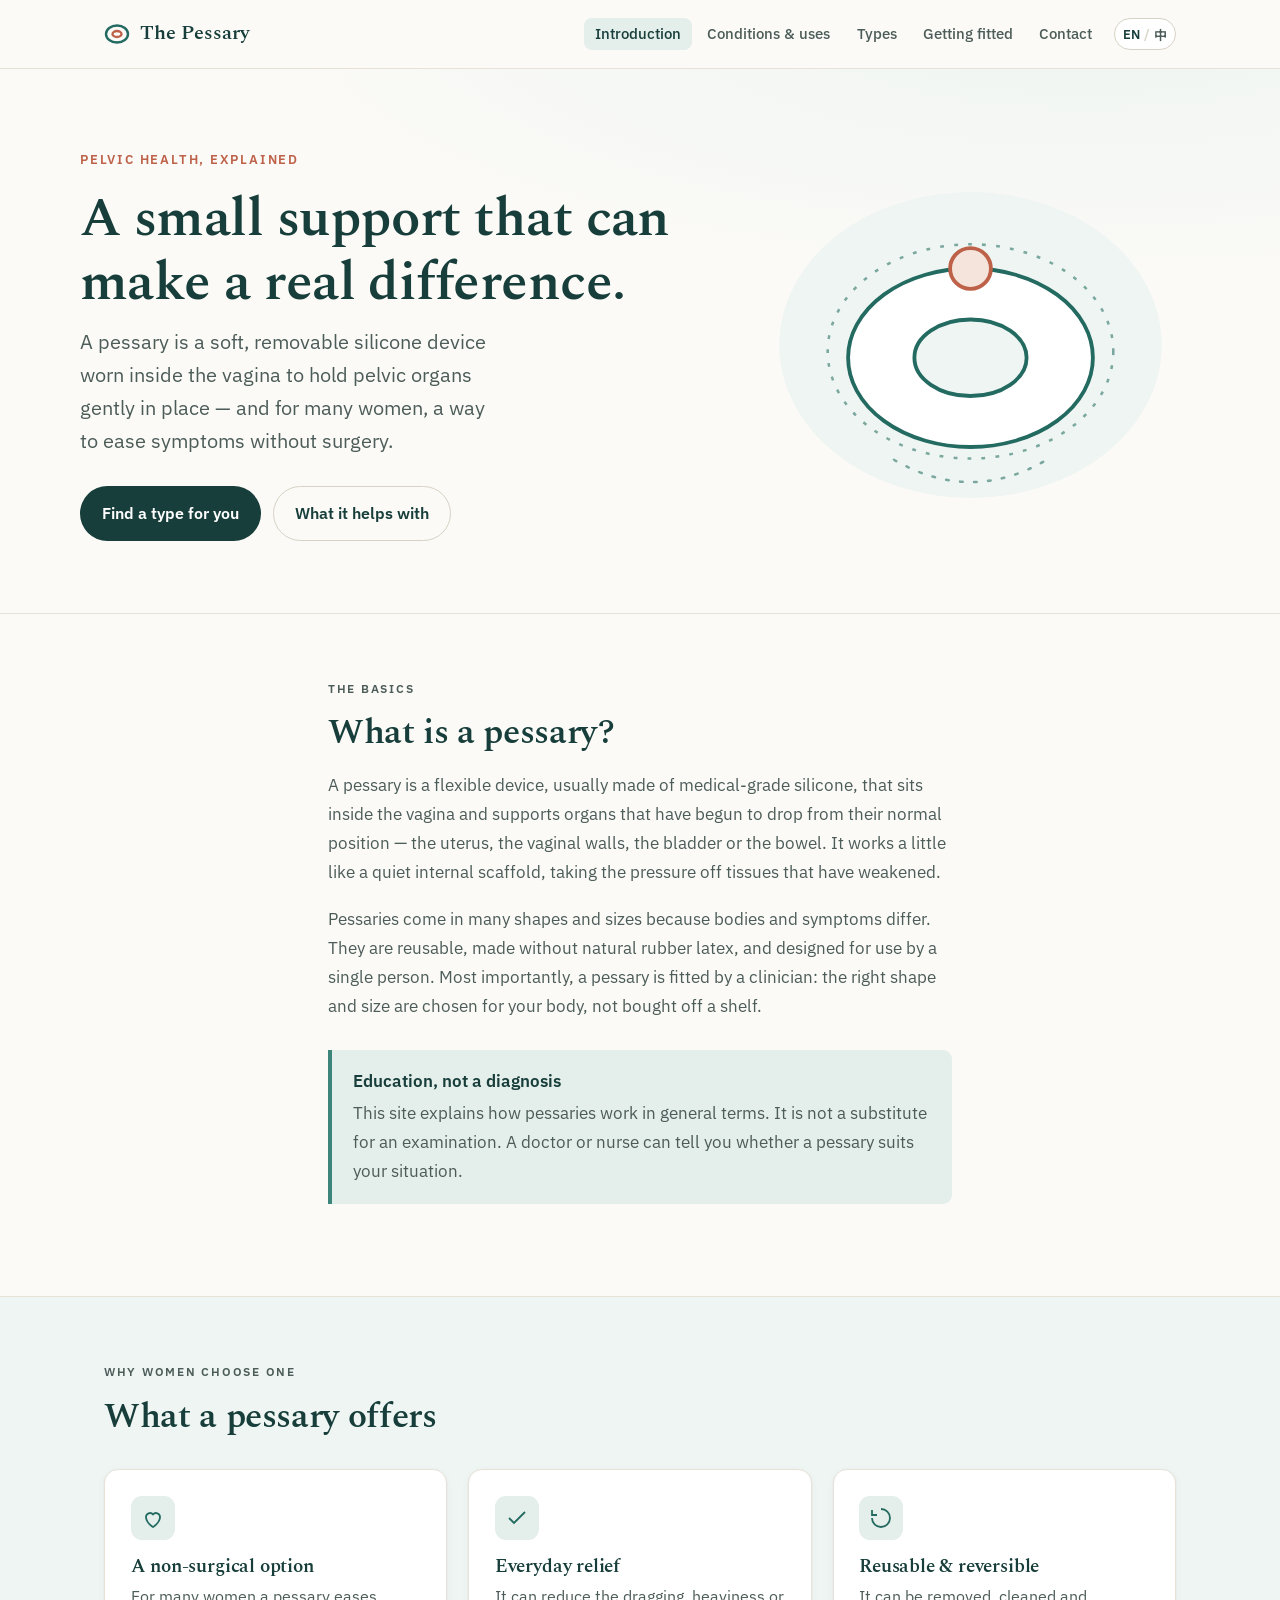
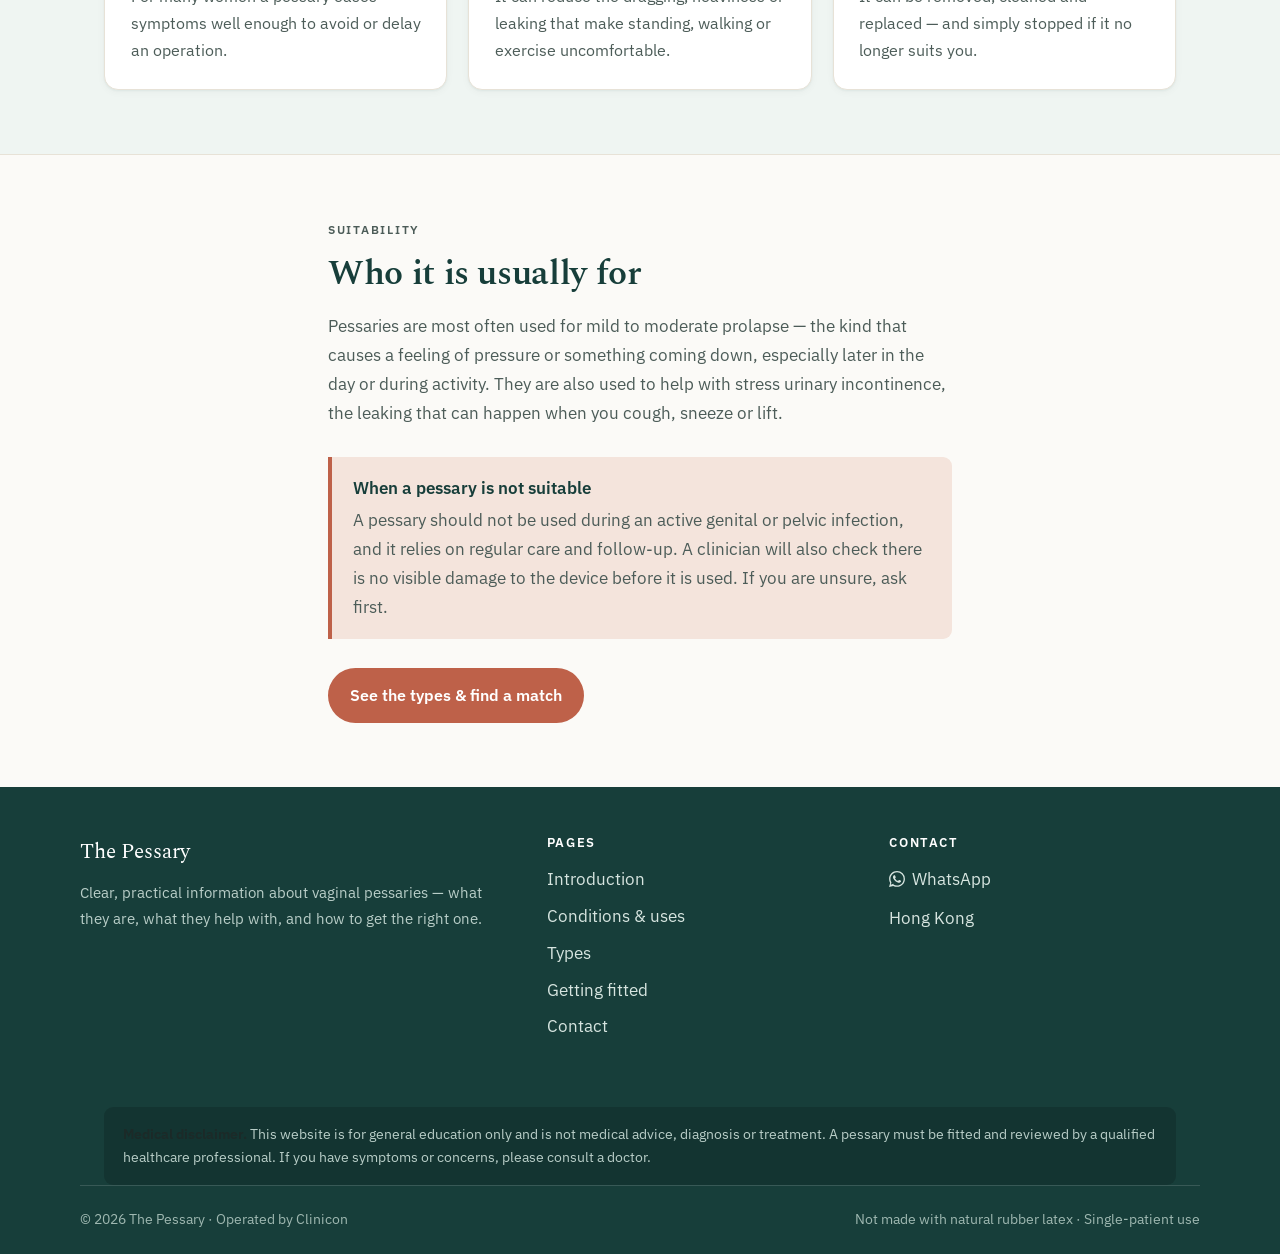
<file: index.html>
<!DOCTYPE html>
<html lang="en" data-lang="en">
<head>
<meta charset="UTF-8">
<meta name="viewport" content="width=device-width, initial-scale=1">
<title>The Pessary — A clear guide to vaginal pessaries</title>
<meta name="description" content="Plain-language information about vaginal pessaries: what they are, what they help with, the different types, and how fitting works. Operated by Clinicon, Hong Kong.">
<link rel="preconnect" href="https://fonts.googleapis.com">
<link rel="preconnect" href="https://fonts.gstatic.com" crossorigin>
<link href="https://fonts.googleapis.com/css2?family=Spectral:wght@400;500;600&family=IBM+Plex+Sans:wght@400;500;600&family=Noto+Serif+TC:wght@500;600&family=Noto+Sans+TC:wght@400;500&display=swap" rel="stylesheet">
<script>document.documentElement.className+=' js';</script>
<link rel="stylesheet" href="assets/styles.css">
</head>
<body>
<a class="skip" href="#main"><span class="lang-en">Skip to content</span><span class="lang-zh">跳至內容</span></a>

<!-- HEADER -->
<header class="site-header">
  <div class="wrap header-inner">
    <a class="brand" href="index.html">
      <span class="mark"><svg width="26" height="26" viewBox="0 0 26 26" fill="none"><ellipse cx="13" cy="13" rx="11" ry="8.5" stroke="#236A61" stroke-width="2.4"/><ellipse cx="13" cy="13" rx="4.5" ry="3" stroke="#BE6149" stroke-width="2.4"/></svg></span>
      The Pessary
    </a>
    <button class="menu-btn" aria-label="Menu" aria-expanded="false">
      <svg viewBox="0 0 24 24" fill="none" stroke-width="2" stroke-linecap="round"><path d="M4 7h16M4 12h16M4 17h16"/></svg>
    </button>
    <nav class="nav" aria-label="Primary">
      <a href="index.html" aria-current="page"><span class="lang-en">Introduction</span><span class="lang-zh">簡介</span></a>
      <a href="conditions.html"><span class="lang-en">Conditions &amp; uses</span><span class="lang-zh">醫療用途</span></a>
      <a href="types.html"><span class="lang-en">Types</span><span class="lang-zh">類型</span></a>
      <a href="fitting.html"><span class="lang-en">Getting fitted</span><span class="lang-zh">配戴與跟進</span></a>
      <a href="contact.html"><span class="lang-en">Contact</span><span class="lang-zh">聯絡我們</span></a>
      <button class="lang-toggle" aria-label="Switch language / 切換語言">
        <span data-lang-opt="en">EN</span><span class="sep">/</span><span data-lang-opt="zh">中</span>
      </button>
    </nav>
  </div>
</header>

<main id="main">

  <!-- HERO -->
  <section class="hero">
    <div class="wrap hero-grid">
      <div>
        <p class="eyebrow"><span class="lang-en">Pelvic health, explained</span><span class="lang-zh">認識盆底健康</span></p>
        <h1>
          <span class="lang-en">A small support that can make a real difference.</span>
          <span class="lang-zh">細小的器材，帶來實際的改變。</span>
        </h1>
        <p class="lede">
          <span class="lang-en">A pessary is a soft, removable silicone device worn inside the vagina to hold pelvic organs gently in place — and for many women, a way to ease symptoms without surgery.</span>
          <span class="lang-zh">子宮托是一種柔軟、可取出的矽膠器材，配戴於陰道內，溫和地承托盆腔器官。對許多女性而言，它是緩解症狀而毋須手術的選擇。</span>
        </p>
        <div class="btn-row">
          <a class="btn btn-primary" href="types.html"><span class="lang-en">Find a type for you</span><span class="lang-zh">尋找適合的類型</span></a>
          <a class="btn btn-ghost" href="conditions.html"><span class="lang-en">What it helps with</span><span class="lang-zh">能改善甚麼</span></a>
        </div>
      </div>
      <div class="hero-art" aria-hidden="true">
        <svg viewBox="0 0 360 320" fill="none" xmlns="http://www.w3.org/2000/svg">
          <ellipse cx="180" cy="160" rx="150" ry="120" fill="#EFF5F2"/>
          <ellipse cx="180" cy="165" rx="112" ry="84" fill="none" stroke="#7BA89E" stroke-width="2" stroke-dasharray="3 8"/>
          <ellipse cx="180" cy="170" rx="96" ry="70" fill="#FFFFFF" stroke="#236A61" stroke-width="3"/>
          <ellipse cx="180" cy="170" rx="44" ry="30" fill="#EFF5F2" stroke="#236A61" stroke-width="3"/>
          <circle cx="180" cy="100" r="16" fill="#F4E4DC" stroke="#BE6149" stroke-width="3"/>
          <path d="M120 250 Q180 285 240 250" stroke="#7BA89E" stroke-width="2" stroke-linecap="round" fill="none" stroke-dasharray="2 9"/>
        </svg>
      </div>
    </div>
  </section>

  <!-- WHAT IT IS -->
  <section class="section">
    <div class="wrap read reveal">
      <p class="eyebrow"><span class="lang-en">The basics</span><span class="lang-zh">基本認識</span></p>
      <h2><span class="lang-en">What is a pessary?</span><span class="lang-zh">甚麼是子宮托？</span></h2>
      <p>
        <span class="lang-en">A pessary is a flexible device, usually made of medical-grade silicone, that sits inside the vagina and supports organs that have begun to drop from their normal position — the uterus, the vaginal walls, the bladder or the bowel. It works a little like a quiet internal scaffold, taking the pressure off tissues that have weakened.</span>
        <span class="lang-zh">子宮托是一種具彈性的器材，通常由醫療級矽膠製成，置於陰道內，承托開始下移的器官——包括子宮、陰道壁、膀胱或腸道。它的作用就像一個安靜的內部支架，為已鬆弛的組織分擔壓力。</span>
      </p>
      <p>
        <span class="lang-en">Pessaries come in many shapes and sizes because bodies and symptoms differ. They are reusable, made without natural rubber latex, and designed for use by a single person. Most importantly, a pessary is fitted by a clinician: the right shape and size are chosen for your body, not bought off a shelf.</span>
        <span class="lang-zh">子宮托有多種形狀和尺寸，因為每個人的身體和症狀都不相同。它可重複使用、不含天然乳膠，並設計為單一使用者專用。最重要的是，子宮托須由醫護人員配戴——合適的形狀和尺寸是為您的身體挑選的，而非隨意選購。</span>
      </p>
      <div class="callout info">
        <p>
          <span class="ttl"><span class="lang-en">Education, not a diagnosis</span><span class="lang-zh">資訊參考，並非診斷</span></span>
          <span class="lang-en">This site explains how pessaries work in general terms. It is not a substitute for an examination. A doctor or nurse can tell you whether a pessary suits your situation.</span>
          <span class="lang-zh">本網站以一般方式說明子宮托的運作，並不能取代臨床檢查。醫生或護士才能判斷子宮托是否適合您的情況。</span>
        </p>
      </div>
    </div>
  </section>

  <!-- WHY -->
  <section class="section alt">
    <div class="wrap reveal">
      <div class="read">
        <p class="eyebrow"><span class="lang-en">Why women choose one</span><span class="lang-zh">選擇的原因</span></p>
        <h2><span class="lang-en">What a pessary offers</span><span class="lang-zh">子宮托的優點</span></h2>
      </div>
      <div class="cards">
        <div class="card">
          <div class="ico"><svg viewBox="0 0 24 24" fill="none" stroke-width="1.8"><path d="M12 21s-7-4.5-7-10a4 4 0 0 1 7-2.6A4 4 0 0 1 19 11c0 5.5-7 10-7 10z"/></svg></div>
          <h3><span class="lang-en">A non-surgical option</span><span class="lang-zh">非手術的選擇</span></h3>
          <p><span class="lang-en">For many women a pessary eases symptoms well enough to avoid or delay an operation.</span><span class="lang-zh">對許多女性而言，子宮托足以緩解症狀，從而避免或延遲手術。</span></p>
        </div>
        <div class="card">
          <div class="ico"><svg viewBox="0 0 24 24" fill="none" stroke-width="1.8"><path d="M20 6 9 17l-5-5"/></svg></div>
          <h3><span class="lang-en">Everyday relief</span><span class="lang-zh">日常的舒緩</span></h3>
          <p><span class="lang-en">It can reduce the dragging, heaviness or leaking that make standing, walking or exercise uncomfortable.</span><span class="lang-zh">有助減輕下墜感、壓力感或漏尿，讓站立、步行或運動更為舒適。</span></p>
        </div>
        <div class="card">
          <div class="ico"><svg viewBox="0 0 24 24" fill="none" stroke-width="1.8"><path d="M3 12a9 9 0 1 0 9-9"/><path d="M3 4v5h5"/></svg></div>
          <h3><span class="lang-en">Reusable &amp; reversible</span><span class="lang-zh">可重用、可逆轉</span></h3>
          <p><span class="lang-en">It can be removed, cleaned and replaced — and simply stopped if it no longer suits you.</span><span class="lang-zh">可取出、清潔後再放回；若不再合適，亦可隨時停止使用。</span></p>
        </div>
      </div>
    </div>
  </section>

  <!-- IS IT RIGHT -->
  <section class="section">
    <div class="wrap read reveal">
      <p class="eyebrow"><span class="lang-en">Suitability</span><span class="lang-zh">適用情況</span></p>
      <h2><span class="lang-en">Who it is usually for</span><span class="lang-zh">通常適合誰</span></h2>
      <p>
        <span class="lang-en">Pessaries are most often used for mild to moderate prolapse — the kind that causes a feeling of pressure or something coming down, especially later in the day or during activity. They are also used to help with stress urinary incontinence, the leaking that can happen when you cough, sneeze or lift.</span>
        <span class="lang-zh">子宮托最常用於輕度至中度脫垂——即出現壓力感或有物下墜的感覺，尤其在一天較後時間或活動時更明顯。它亦可用於改善壓力性尿失禁，即咳嗽、打噴嚏或提重物時出現的漏尿。</span>
      </p>
      <div class="callout">
        <p>
          <span class="ttl"><span class="lang-en">When a pessary is not suitable</span><span class="lang-zh">不適合使用的情況</span></span>
          <span class="lang-en">A pessary should not be used during an active genital or pelvic infection, and it relies on regular care and follow-up. A clinician will also check there is no visible damage to the device before it is used. If you are unsure, ask first.</span>
          <span class="lang-zh">在生殖道或盆腔急性感染期間不應使用子宮托；它亦需要定期護理和覆診。醫護人員在使用前會檢查器材有否明顯損壞。如有疑問，請先諮詢。</span>
        </p>
      </div>
      <div class="btn-row">
        <a class="btn btn-clay" href="types.html"><span class="lang-en">See the types &amp; find a match</span><span class="lang-zh">查看類型並尋找配對</span></a>
      </div>
    </div>
  </section>

</main>

<!-- FOOTER -->
<footer class="site-footer">
  <div class="wrap footer-top">
    <div>
      <div class="fbrand">The Pessary</div>
      <p>
        <span class="lang-en">Clear, practical information about vaginal pessaries — what they are, what they help with, and how to get the right one.</span>
        <span class="lang-zh">關於陰道子宮托的清晰實用資訊——它是甚麼、能改善甚麼，以及如何取得合適的款式。</span>
      </p>
    </div>
    <div>
      <h4><span class="lang-en">Pages</span><span class="lang-zh">頁面</span></h4>
      <ul>
        <li><a href="index.html"><span class="lang-en">Introduction</span><span class="lang-zh">簡介</span></a></li>
        <li><a href="conditions.html"><span class="lang-en">Conditions &amp; uses</span><span class="lang-zh">醫療用途</span></a></li>
        <li><a href="types.html"><span class="lang-en">Types</span><span class="lang-zh">類型</span></a></li>
        <li><a href="fitting.html"><span class="lang-en">Getting fitted</span><span class="lang-zh">配戴與跟進</span></a></li>
        <li><a href="contact.html"><span class="lang-en">Contact</span><span class="lang-zh">聯絡我們</span></a></li>
      </ul>
    </div>
    <div>
      <h4><span class="lang-en">Contact</span><span class="lang-zh">聯絡</span></h4>
      <ul>
        <li><a class="footer-wa" href="https://wa.me/85293209650?text=I%20would%20like%20to%20make%20an%20enquiry%20on%20the%20pessary%20products%20on%20offer" target="_blank" rel="noopener"><svg viewBox="0 0 24 24" fill="currentColor" aria-hidden="true"><path d="M.057 24l1.687-6.163a11.867 11.867 0 0 1-1.587-5.946C.16 5.335 5.495 0 12.05 0a11.82 11.82 0 0 1 8.413 3.488 11.82 11.82 0 0 1 3.48 8.414c-.003 6.557-5.338 11.892-11.893 11.892a11.9 11.9 0 0 1-5.688-1.448L.057 24zm6.597-3.807c1.676.995 3.276 1.591 5.392 1.592 5.448 0 9.886-4.434 9.889-9.885.002-5.462-4.415-9.89-9.881-9.892-5.452 0-9.887 4.434-9.889 9.884a9.82 9.82 0 0 0 1.523 5.26l-.999 3.648 3.965-1.607zm11.387-5.464c-.074-.124-.272-.198-.57-.347-.297-.149-1.758-.868-2.031-.967-.272-.099-.47-.149-.669.149-.198.297-.768.967-.941 1.165-.173.198-.347.223-.644.074-.297-.149-1.255-.462-2.39-1.475-.883-.788-1.48-1.761-1.653-2.059-.173-.297-.018-.458.13-.606.134-.133.297-.347.446-.521.151-.172.2-.296.3-.495.099-.198.05-.372-.025-.521-.075-.148-.669-1.611-.916-2.206-.242-.579-.487-.501-.669-.51l-.57-.01c-.198 0-.52.074-.792.372s-1.04 1.016-1.04 2.479 1.065 2.876 1.213 3.074c.149.198 2.095 3.2 5.076 4.487.709.306 1.263.489 1.694.626.712.226 1.36.194 1.872.118.571-.085 1.758-.719 2.006-1.413.248-.695.248-1.29.173-1.414z"/></svg>WhatsApp</a></li>
        <li><span class="lang-en">Hong Kong</span><span class="lang-zh">香港</span></li>
      </ul>
    </div>
  </div>
  <div class="wrap">
    <div class="disclaimer">
      <span class="lang-en"><strong>Medical disclaimer.</strong> This website is for general education only and is not medical advice, diagnosis or treatment. A pessary must be fitted and reviewed by a qualified healthcare professional. If you have symptoms or concerns, please consult a doctor.</span>
      <span class="lang-zh"><strong>醫療免責聲明：</strong>本網站僅供一般教育用途，並非醫療建議、診斷或治療。子宮托須由合資格的醫護人員配戴及覆檢。如有症狀或疑慮，請諮詢醫生。</span>
    </div>
  </div>
  <div class="wrap footer-bottom">
    <span>© 2026 The Pessary · <span class="lang-en">Operated by Clinicon</span><span class="lang-zh">由 Clinicon 營運</span></span>
    <span class="lang-en">Not made with natural rubber latex · Single-patient use</span>
    <span class="lang-zh">不含天然乳膠 · 單一使用者專用</span>
  </div>
</footer>

<script src="assets/main.js"></script>
</body>
</html>
</file>
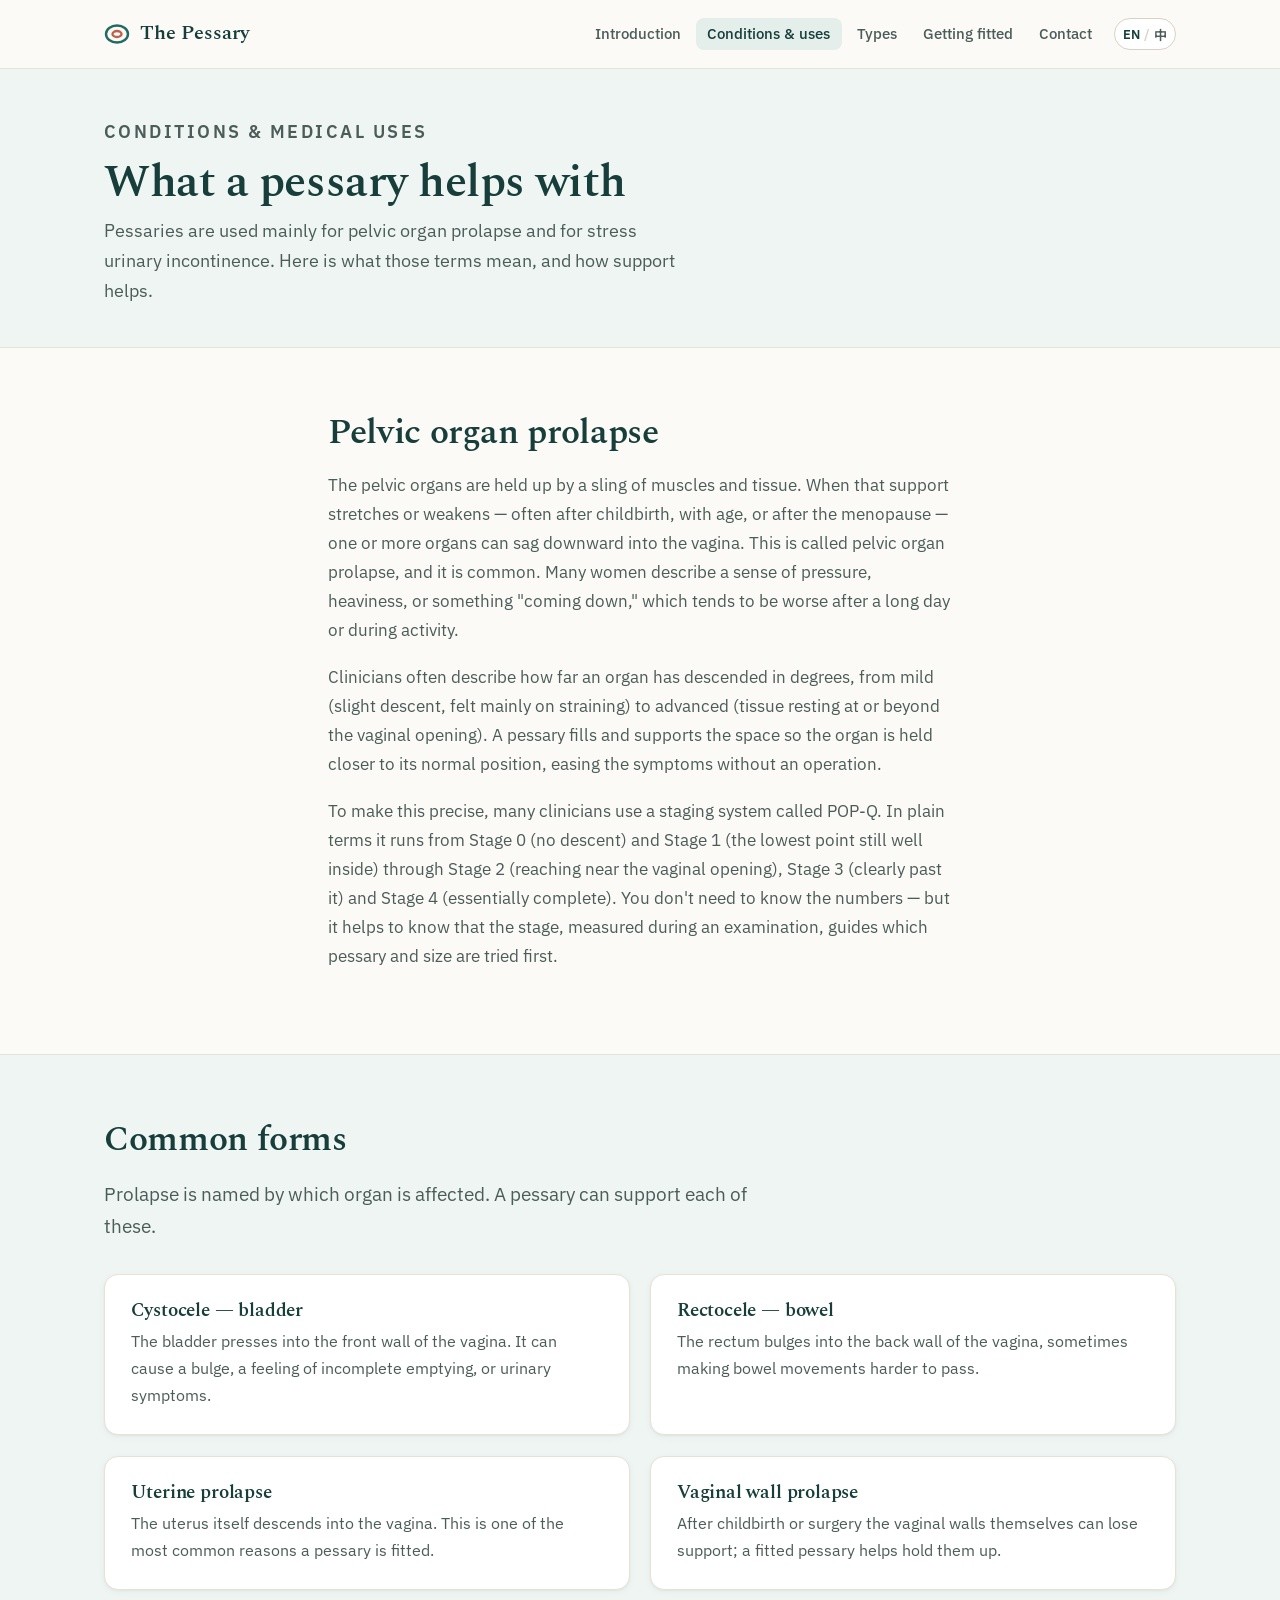
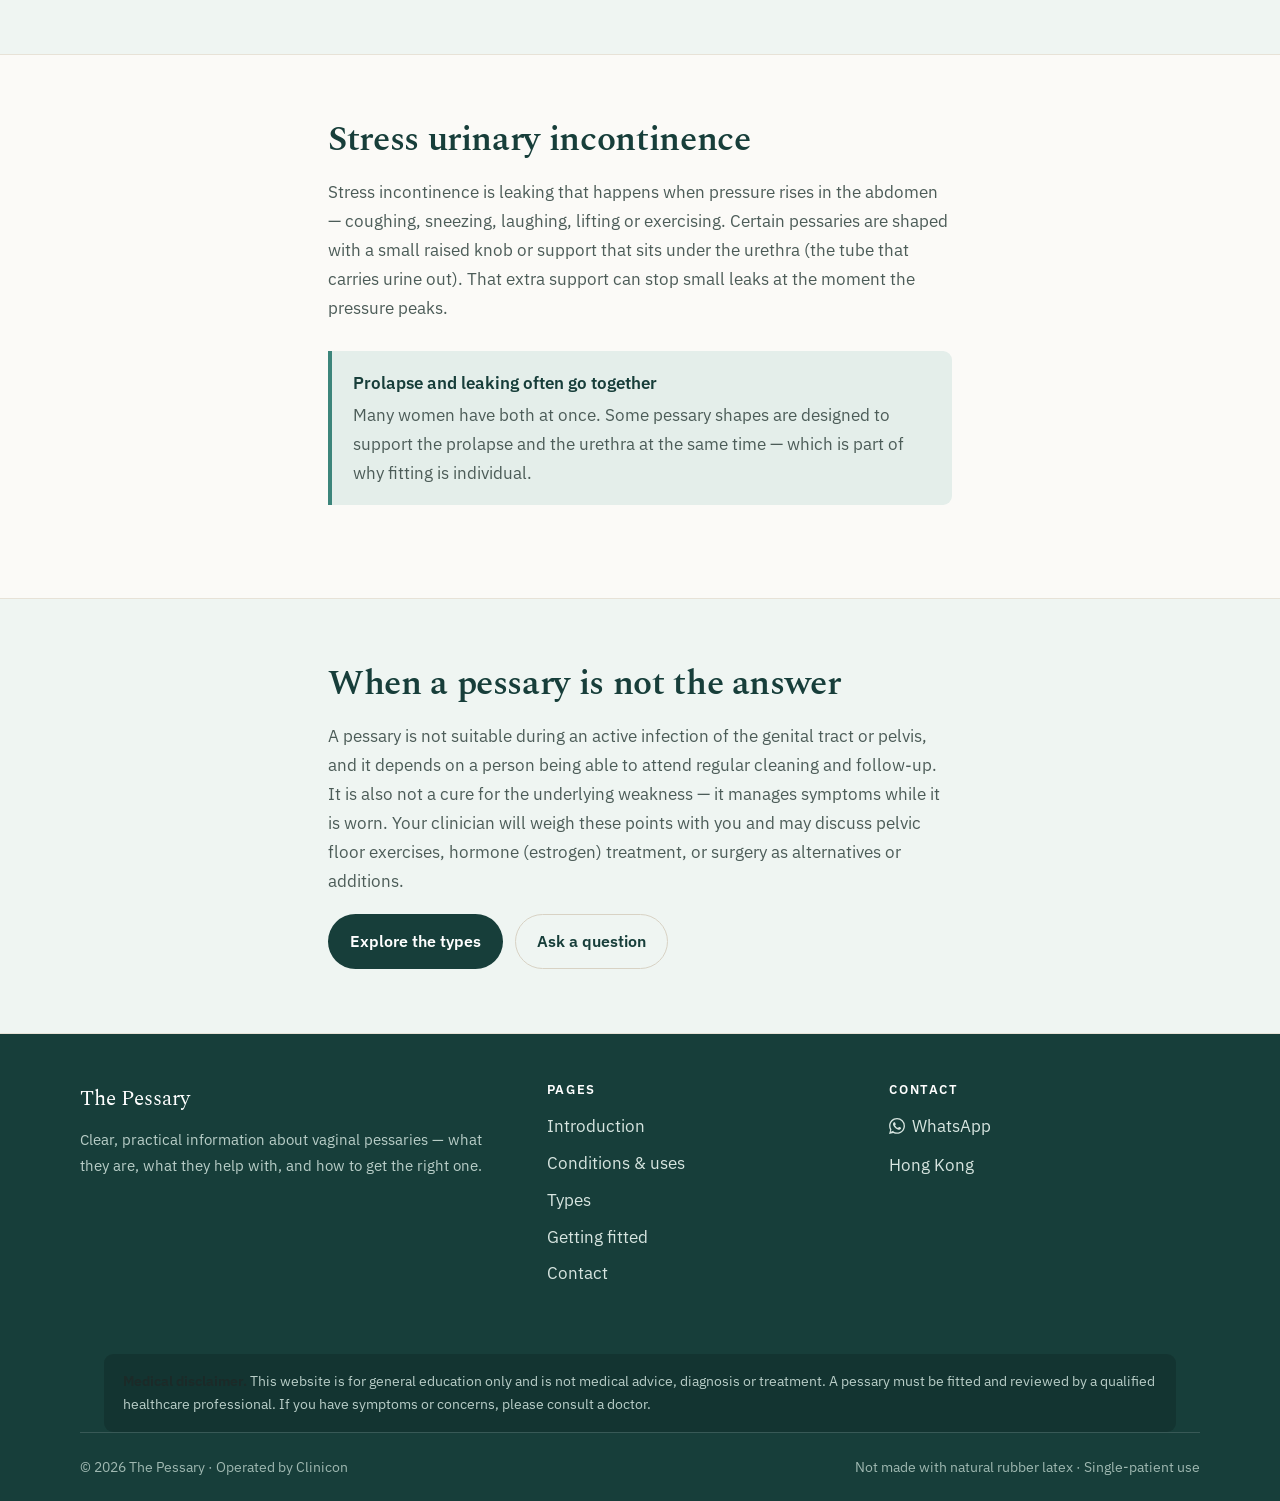
<file: conditions.html>
<!DOCTYPE html>
<html lang="en" data-lang="en">
<head>
<meta charset="UTF-8">
<meta name="viewport" content="width=device-width, initial-scale=1">
<title>Conditions &amp; medical uses — The Pessary</title>
<meta name="description" content="How pessaries help with pelvic organ prolapse, cystocele, rectocele, uterine prolapse and stress urinary incontinence.">
<link rel="preconnect" href="https://fonts.googleapis.com">
<link rel="preconnect" href="https://fonts.gstatic.com" crossorigin>
<link href="https://fonts.googleapis.com/css2?family=Spectral:wght@400;500;600&family=IBM+Plex+Sans:wght@400;500;600&family=Noto+Serif+TC:wght@500;600&family=Noto+Sans+TC:wght@400;500&display=swap" rel="stylesheet">
<script>document.documentElement.className+=' js';</script>
<link rel="stylesheet" href="assets/styles.css">
</head>
<body>
<a class="skip" href="#main"><span class="lang-en">Skip to content</span><span class="lang-zh">跳至內容</span></a>

<header class="site-header">
  <div class="wrap header-inner">
    <a class="brand" href="index.html">
      <span class="mark"><svg width="26" height="26" viewBox="0 0 26 26" fill="none"><ellipse cx="13" cy="13" rx="11" ry="8.5" stroke="#236A61" stroke-width="2.4"/><ellipse cx="13" cy="13" rx="4.5" ry="3" stroke="#BE6149" stroke-width="2.4"/></svg></span>
      The Pessary
    </a>
    <button class="menu-btn" aria-label="Menu" aria-expanded="false">
      <svg viewBox="0 0 24 24" fill="none" stroke-width="2" stroke-linecap="round"><path d="M4 7h16M4 12h16M4 17h16"/></svg>
    </button>
    <nav class="nav" aria-label="Primary">
      <a href="index.html"><span class="lang-en">Introduction</span><span class="lang-zh">簡介</span></a>
      <a href="conditions.html" aria-current="page"><span class="lang-en">Conditions &amp; uses</span><span class="lang-zh">醫療用途</span></a>
      <a href="types.html"><span class="lang-en">Types</span><span class="lang-zh">類型</span></a>
      <a href="fitting.html"><span class="lang-en">Getting fitted</span><span class="lang-zh">配戴與跟進</span></a>
      <a href="contact.html"><span class="lang-en">Contact</span><span class="lang-zh">聯絡我們</span></a>
      <button class="lang-toggle" aria-label="Switch language / 切換語言">
        <span data-lang-opt="en">EN</span><span class="sep">/</span><span data-lang-opt="zh">中</span>
      </button>
    </nav>
  </div>
</header>

<main id="main">
  <div class="page-head">
    <div class="wrap">
      <p class="eyebrow"><span class="lang-en">Conditions &amp; medical uses</span><span class="lang-zh">醫療用途</span></p>
      <h1><span class="lang-en">What a pessary helps with</span><span class="lang-zh">子宮托能改善的問題</span></h1>
      <p><span class="lang-en">Pessaries are used mainly for pelvic organ prolapse and for stress urinary incontinence. Here is what those terms mean, and how support helps.</span><span class="lang-zh">子宮托主要用於盆腔器官脫垂及壓力性尿失禁。以下解釋這些情況的意思，以及承托如何發揮作用。</span></p>
    </div>
  </div>

  <section class="section">
    <div class="wrap read reveal">
      <h2><span class="lang-en">Pelvic organ prolapse</span><span class="lang-zh">盆腔器官脫垂</span></h2>
      <p>
        <span class="lang-en">The pelvic organs are held up by a sling of muscles and tissue. When that support stretches or weakens — often after childbirth, with age, or after the menopause — one or more organs can sag downward into the vagina. This is called pelvic organ prolapse, and it is common. Many women describe a sense of pressure, heaviness, or something "coming down," which tends to be worse after a long day or during activity.</span>
        <span class="lang-zh">盆腔器官由一組肌肉和組織如吊床般承托。當這些支撐被拉鬆或變弱——常見於分娩後、隨年齡增長或更年期後——一個或多個器官便可能向下墜入陰道。這稱為盆腔器官脫垂，相當常見。許多女性形容感到壓力、下墜，或有東西「掉下來」的感覺，通常在一天結束時或活動時更明顯。</span>
      </p>
      <p>
        <span class="lang-en">Clinicians often describe how far an organ has descended in degrees, from mild (slight descent, felt mainly on straining) to advanced (tissue resting at or beyond the vaginal opening). A pessary fills and supports the space so the organ is held closer to its normal position, easing the symptoms without an operation.</span>
        <span class="lang-zh">醫護人員常以「程度」描述器官下移的多少，由輕度（輕微下移，主要在用力時感覺到）到嚴重（組織停留於陰道口或以外）。子宮托填補並支撐該空間，使器官保持在較接近正常的位置，從而毋須手術即可緩解症狀。</span>
      </p>
      <p>
        <span class="lang-en">To make this precise, many clinicians use a staging system called POP-Q. In plain terms it runs from Stage 0 (no descent) and Stage 1 (the lowest point still well inside) through Stage 2 (reaching near the vaginal opening), Stage 3 (clearly past it) and Stage 4 (essentially complete). You don't need to know the numbers — but it helps to know that the stage, measured during an examination, guides which pessary and size are tried first.</span>
        <span class="lang-zh">為了更準確，許多醫護人員會採用名為 POP-Q 的分期系統。簡單而言，由第 0 期（沒有下移）、第 1 期（最低點仍在陰道內較深處），到第 2 期（接近陰道口）、第 3 期（明顯超出陰道口）及第 4 期（幾近完全脫出）。您毋須記住這些數字——但了解分期（於檢查時量度）有助決定先試戴哪一款及哪個尺寸，會有幫助。</span>
      </p>
    </div>
  </section>

  <section class="section alt">
    <div class="wrap reveal">
      <div class="read">
        <h2><span class="lang-en">Common forms</span><span class="lang-zh">常見類型</span></h2>
        <p class="lead"><span class="lang-en">Prolapse is named by which organ is affected. A pessary can support each of these.</span><span class="lang-zh">脫垂按受影響的器官命名。子宮托可為以下每種情況提供承托。</span></p>
      </div>
      <div class="cards two">
        <div class="card">
          <h3><span class="lang-en">Cystocele — bladder</span><span class="lang-zh">膀胱膨出</span></h3>
          <p><span class="lang-en">The bladder presses into the front wall of the vagina. It can cause a bulge, a feeling of incomplete emptying, or urinary symptoms.</span><span class="lang-zh">膀胱壓向陰道前壁，可造成膨出感、小便排不淨的感覺，或其他泌尿症狀。</span></p>
        </div>
        <div class="card">
          <h3><span class="lang-en">Rectocele — bowel</span><span class="lang-zh">直腸膨出</span></h3>
          <p><span class="lang-en">The rectum bulges into the back wall of the vagina, sometimes making bowel movements harder to pass.</span><span class="lang-zh">直腸膨向陰道後壁，有時令排便較為困難。</span></p>
        </div>
        <div class="card">
          <h3><span class="lang-en">Uterine prolapse</span><span class="lang-zh">子宮脫垂</span></h3>
          <p><span class="lang-en">The uterus itself descends into the vagina. This is one of the most common reasons a pessary is fitted.</span><span class="lang-zh">子宮本身下墜進入陰道，是配戴子宮托最常見的原因之一。</span></p>
        </div>
        <div class="card">
          <h3><span class="lang-en">Vaginal wall prolapse</span><span class="lang-zh">陰道壁脫垂</span></h3>
          <p><span class="lang-en">After childbirth or surgery the vaginal walls themselves can lose support; a fitted pessary helps hold them up.</span><span class="lang-zh">分娩或手術後，陰道壁本身可能失去支撐；配戴合適的子宮托有助承托。</span></p>
        </div>
      </div>
    </div>
  </section>

  <section class="section">
    <div class="wrap read reveal">
      <h2><span class="lang-en">Stress urinary incontinence</span><span class="lang-zh">壓力性尿失禁</span></h2>
      <p>
        <span class="lang-en">Stress incontinence is leaking that happens when pressure rises in the abdomen — coughing, sneezing, laughing, lifting or exercising. Certain pessaries are shaped with a small raised knob or support that sits under the urethra (the tube that carries urine out). That extra support can stop small leaks at the moment the pressure peaks.</span>
        <span class="lang-zh">壓力性尿失禁是指腹部壓力上升時出現的漏尿——例如咳嗽、打噴嚏、大笑、提重物或運動。某些子宮托設有小凸鈕或承托，正好位於尿道（排出尿液的管道）下方。這額外的承托能在壓力達到高峰的一刻防止少量漏尿。</span>
      </p>
      <div class="callout info">
        <p>
          <span class="ttl"><span class="lang-en">Prolapse and leaking often go together</span><span class="lang-zh">脫垂與漏尿常同時出現</span></span>
          <span class="lang-en">Many women have both at once. Some pessary shapes are designed to support the prolapse and the urethra at the same time — which is part of why fitting is individual.</span>
          <span class="lang-zh">許多女性同時有這兩種情況。部分子宮托設計可同時承托脫垂與尿道——這也是為何配戴須因人而異。</span>
        </p>
      </div>
    </div>
  </section>

  <section class="section alt">
    <div class="wrap read reveal">
      <h2><span class="lang-en">When a pessary is not the answer</span><span class="lang-zh">不宜使用的情況</span></h2>
      <p>
        <span class="lang-en">A pessary is not suitable during an active infection of the genital tract or pelvis, and it depends on a person being able to attend regular cleaning and follow-up. It is also not a cure for the underlying weakness — it manages symptoms while it is worn. Your clinician will weigh these points with you and may discuss pelvic floor exercises, hormone (estrogen) treatment, or surgery as alternatives or additions.</span>
        <span class="lang-zh">在生殖道或盆腔有急性感染期間不適合使用子宮托，而且使用者須能定期清潔及覆診。它亦不能根治根本的組織鬆弛——只在配戴期間管理症狀。醫護人員會與您一同衡量這些因素，並可能討論盆底肌運動、荷爾蒙（雌激素）治療或手術作為替代或輔助方案。</span>
      </p>
      <div class="btn-row">
        <a class="btn btn-primary" href="types.html"><span class="lang-en">Explore the types</span><span class="lang-zh">了解各種類型</span></a>
        <a class="btn btn-ghost" href="contact.html"><span class="lang-en">Ask a question</span><span class="lang-zh">提出問題</span></a>
      </div>
    </div>
  </section>

</main>

<footer class="site-footer">
  <div class="wrap footer-top">
    <div>
      <div class="fbrand">The Pessary</div>
      <p><span class="lang-en">Clear, practical information about vaginal pessaries — what they are, what they help with, and how to get the right one.</span><span class="lang-zh">關於陰道子宮托的清晰實用資訊——它是甚麼、能改善甚麼，以及如何取得合適的款式。</span></p>
    </div>
    <div>
      <h4><span class="lang-en">Pages</span><span class="lang-zh">頁面</span></h4>
      <ul>
        <li><a href="index.html"><span class="lang-en">Introduction</span><span class="lang-zh">簡介</span></a></li>
        <li><a href="conditions.html"><span class="lang-en">Conditions &amp; uses</span><span class="lang-zh">醫療用途</span></a></li>
        <li><a href="types.html"><span class="lang-en">Types</span><span class="lang-zh">類型</span></a></li>
        <li><a href="fitting.html"><span class="lang-en">Getting fitted</span><span class="lang-zh">配戴與跟進</span></a></li>
        <li><a href="contact.html"><span class="lang-en">Contact</span><span class="lang-zh">聯絡我們</span></a></li>
      </ul>
    </div>
    <div>
      <h4><span class="lang-en">Contact</span><span class="lang-zh">聯絡</span></h4>
      <ul>
        <li><a class="footer-wa" href="https://wa.me/85293209650?text=I%20would%20like%20to%20make%20an%20enquiry%20on%20the%20pessary%20products%20on%20offer" target="_blank" rel="noopener"><svg viewBox="0 0 24 24" fill="currentColor" aria-hidden="true"><path d="M.057 24l1.687-6.163a11.867 11.867 0 0 1-1.587-5.946C.16 5.335 5.495 0 12.05 0a11.82 11.82 0 0 1 8.413 3.488 11.82 11.82 0 0 1 3.48 8.414c-.003 6.557-5.338 11.892-11.893 11.892a11.9 11.9 0 0 1-5.688-1.448L.057 24zm6.597-3.807c1.676.995 3.276 1.591 5.392 1.592 5.448 0 9.886-4.434 9.889-9.885.002-5.462-4.415-9.89-9.881-9.892-5.452 0-9.887 4.434-9.889 9.884a9.82 9.82 0 0 0 1.523 5.26l-.999 3.648 3.965-1.607zm11.387-5.464c-.074-.124-.272-.198-.57-.347-.297-.149-1.758-.868-2.031-.967-.272-.099-.47-.149-.669.149-.198.297-.768.967-.941 1.165-.173.198-.347.223-.644.074-.297-.149-1.255-.462-2.39-1.475-.883-.788-1.48-1.761-1.653-2.059-.173-.297-.018-.458.13-.606.134-.133.297-.347.446-.521.151-.172.2-.296.3-.495.099-.198.05-.372-.025-.521-.075-.148-.669-1.611-.916-2.206-.242-.579-.487-.501-.669-.51l-.57-.01c-.198 0-.52.074-.792.372s-1.04 1.016-1.04 2.479 1.065 2.876 1.213 3.074c.149.198 2.095 3.2 5.076 4.487.709.306 1.263.489 1.694.626.712.226 1.36.194 1.872.118.571-.085 1.758-.719 2.006-1.413.248-.695.248-1.29.173-1.414z"/></svg>WhatsApp</a></li>
        <li><span class="lang-en">Hong Kong</span><span class="lang-zh">香港</span></li>
      </ul>
    </div>
  </div>
  <div class="wrap">
    <div class="disclaimer">
      <span class="lang-en"><strong>Medical disclaimer.</strong> This website is for general education only and is not medical advice, diagnosis or treatment. A pessary must be fitted and reviewed by a qualified healthcare professional. If you have symptoms or concerns, please consult a doctor.</span>
      <span class="lang-zh"><strong>醫療免責聲明：</strong>本網站僅供一般教育用途，並非醫療建議、診斷或治療。子宮托須由合資格的醫護人員配戴及覆檢。如有症狀或疑慮，請諮詢醫生。</span>
    </div>
  </div>
  <div class="wrap footer-bottom">
    <span>© 2026 The Pessary · <span class="lang-en">Operated by Clinicon</span><span class="lang-zh">由 Clinicon 營運</span></span>
    <span class="lang-en">Not made with natural rubber latex · Single-patient use</span>
    <span class="lang-zh">不含天然乳膠 · 單一使用者專用</span>
  </div>
</footer>

<script src="assets/main.js"></script>
</body>
</html>
</file>
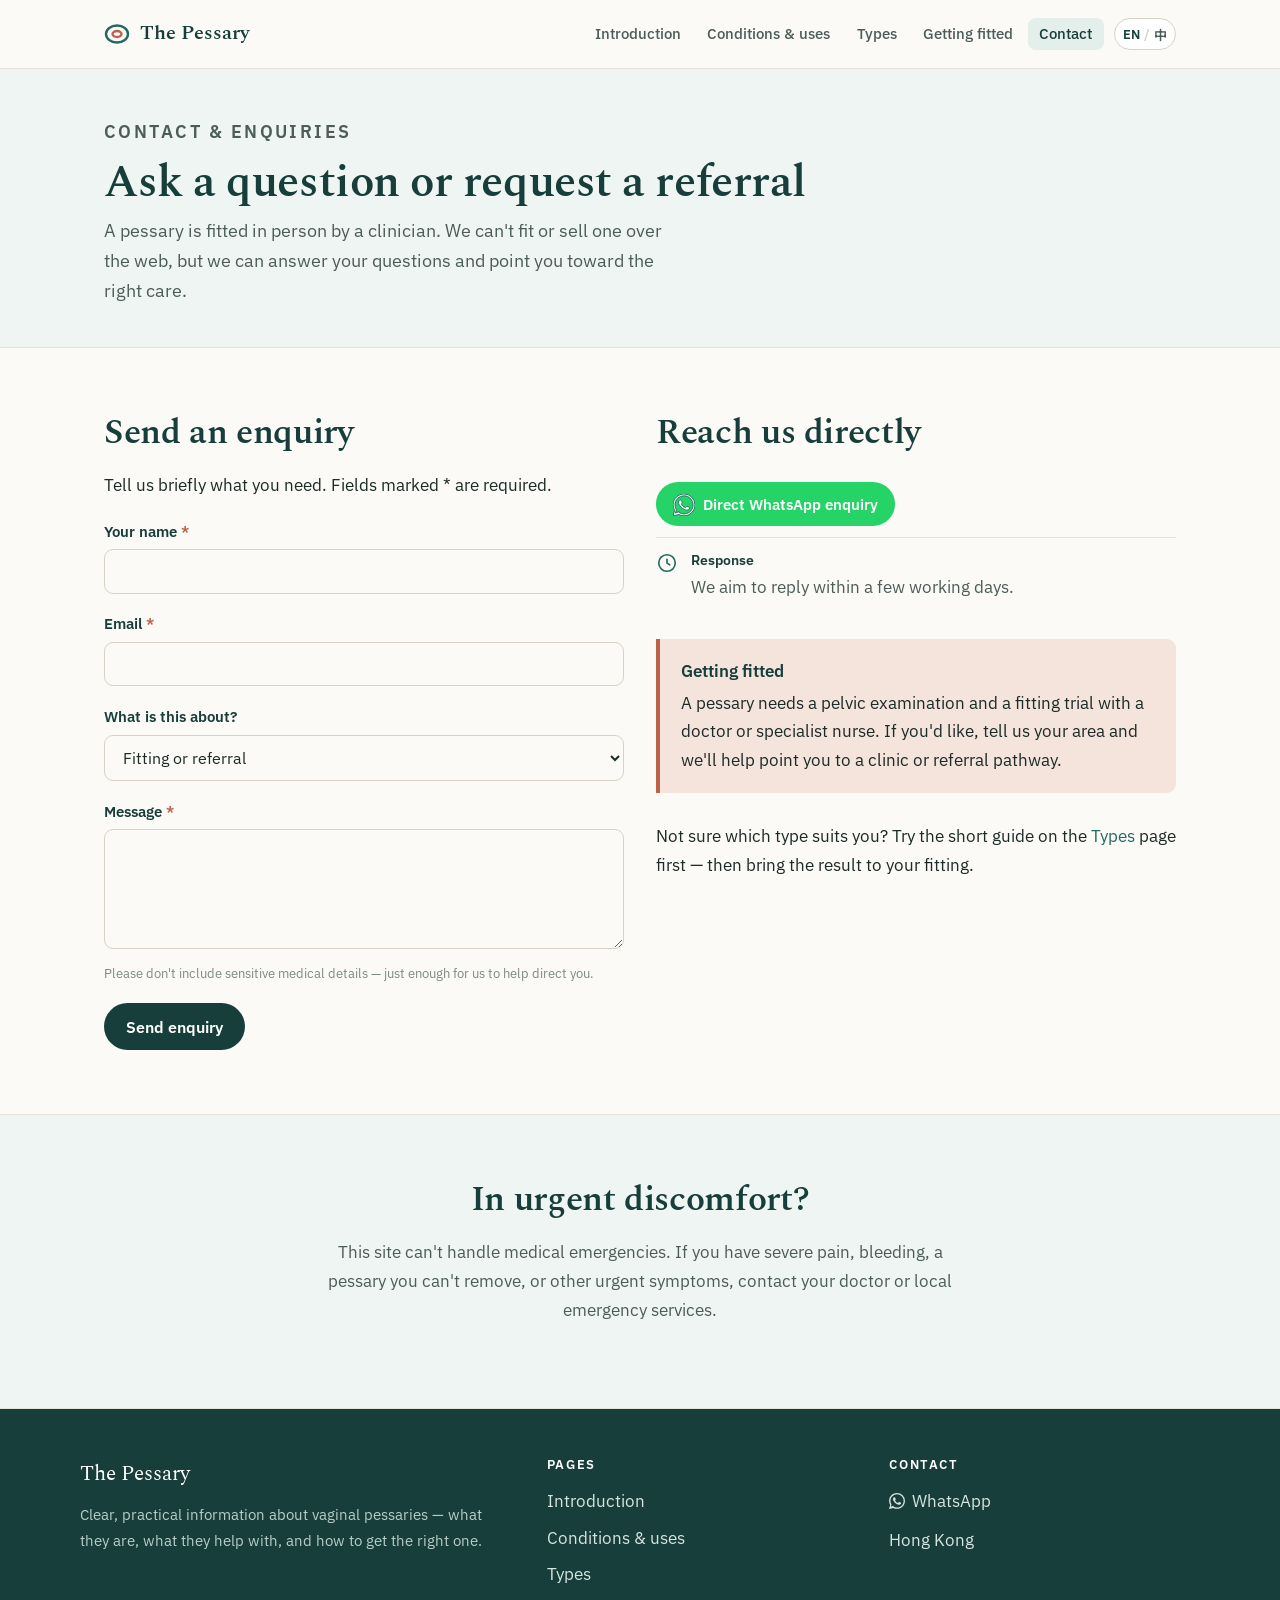
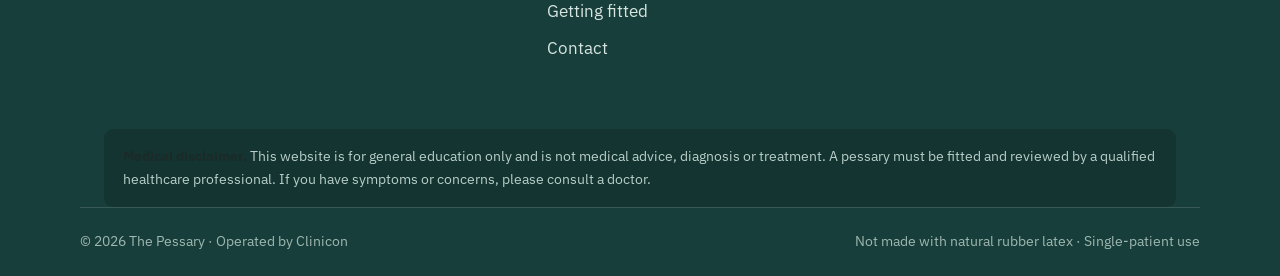
<file: contact.html>
<!DOCTYPE html>
<html lang="en" data-lang="en">
<head>
<meta charset="UTF-8">
<meta name="viewport" content="width=device-width, initial-scale=1">
<title>Contact &amp; enquiries — The Pessary</title>
<meta name="description" content="Ask about pessary fitting, sizing or where to be referred. Send an enquiry and we will point you to the right clinical care.">
<link rel="preconnect" href="https://fonts.googleapis.com">
<link rel="preconnect" href="https://fonts.gstatic.com" crossorigin>
<link href="https://fonts.googleapis.com/css2?family=Spectral:wght@400;500;600&family=IBM+Plex+Sans:wght@400;500;600&family=Noto+Serif+TC:wght@500;600&family=Noto+Sans+TC:wght@400;500&display=swap" rel="stylesheet">
<script>document.documentElement.className+=' js';</script>
<link rel="stylesheet" href="assets/styles.css">
</head>
<body>
<a class="skip" href="#main"><span class="lang-en">Skip to content</span><span class="lang-zh">跳至內容</span></a>

<header class="site-header">
  <div class="wrap header-inner">
    <a class="brand" href="index.html">
      <span class="mark"><svg width="26" height="26" viewBox="0 0 26 26" fill="none"><ellipse cx="13" cy="13" rx="11" ry="8.5" stroke="#236A61" stroke-width="2.4"/><ellipse cx="13" cy="13" rx="4.5" ry="3" stroke="#BE6149" stroke-width="2.4"/></svg></span>
      The Pessary
    </a>
    <button class="menu-btn" aria-label="Menu" aria-expanded="false">
      <svg viewBox="0 0 24 24" fill="none" stroke-width="2" stroke-linecap="round"><path d="M4 7h16M4 12h16M4 17h16"/></svg>
    </button>
    <nav class="nav" aria-label="Primary">
      <a href="index.html"><span class="lang-en">Introduction</span><span class="lang-zh">簡介</span></a>
      <a href="conditions.html"><span class="lang-en">Conditions &amp; uses</span><span class="lang-zh">醫療用途</span></a>
      <a href="types.html"><span class="lang-en">Types</span><span class="lang-zh">類型</span></a>
      <a href="fitting.html"><span class="lang-en">Getting fitted</span><span class="lang-zh">配戴與跟進</span></a>
      <a href="contact.html" aria-current="page"><span class="lang-en">Contact</span><span class="lang-zh">聯絡我們</span></a>
      <button class="lang-toggle" aria-label="Switch language / 切換語言">
        <span data-lang-opt="en">EN</span><span class="sep">/</span><span data-lang-opt="zh">中</span>
      </button>
    </nav>
  </div>
</header>

<main id="main">
  <div class="page-head">
    <div class="wrap">
      <p class="eyebrow"><span class="lang-en">Contact &amp; enquiries</span><span class="lang-zh">聯絡與查詢</span></p>
      <h1><span class="lang-en">Ask a question or request a referral</span><span class="lang-zh">提出問題或要求轉介</span></h1>
      <p><span class="lang-en">A pessary is fitted in person by a clinician. We can't fit or sell one over the web, but we can answer your questions and point you toward the right care.</span><span class="lang-zh">子宮托須由醫護人員親身配戴。我們無法於網上配戴或銷售，但可解答您的疑問，並引導您尋求合適的醫療照護。</span></p>
    </div>
  </div>

  <section class="section">
    <div class="wrap">
      <div class="contact-grid">

        <div class="reveal">
          <h2><span class="lang-en">Send an enquiry</span><span class="lang-zh">發送查詢</span></h2>
          <p><span class="lang-en">Tell us briefly what you need. Fields marked <span class="req">*</span> are required.</span><span class="lang-zh">請簡述您的需要。標示 <span class="req">*</span> 的欄位為必填。</span></p>

          <form id="enquiry-form" action="https://formspree.io/f/mnjywawr" method="POST" novalidate>
            <input type="hidden" name="_subject" value="New pessary enquiry — hkpessary.com">
            <input type="hidden" name="_language" value="en">
            <div class="field">
              <label for="f-name"><span class="lang-en">Your name</span><span class="lang-zh">您的姓名</span> <span class="req">*</span></label>
              <input id="f-name" name="name" type="text" autocomplete="name" required>
            </div>
            <div class="field">
              <label for="f-email"><span class="lang-en">Email</span><span class="lang-zh">電郵</span> <span class="req">*</span></label>
              <input id="f-email" name="email" type="email" autocomplete="email" required>
            </div>
            <div class="field">
              <label for="f-topic"><span class="lang-en">What is this about?</span><span class="lang-zh">查詢主題</span></label>
              <select id="f-topic" name="topic">
                <option value="Fitting / referral" data-en="Fitting or referral" data-zh="配戴或轉介">Fitting or referral</option>
                <option value="Choosing a type" data-en="Choosing a type" data-zh="選擇類型">Choosing a type</option>
                <option value="Sizing / replacement" data-en="Sizing or replacement" data-zh="尺寸或更換">Sizing or replacement</option>
                <option value="Care / cleaning" data-en="Care and cleaning" data-zh="護理與清潔">Care and cleaning</option>
                <option value="General question" data-en="General question" data-zh="一般問題">General question</option>
              </select>
            </div>
            <div class="field">
              <label for="f-message"><span class="lang-en">Message</span><span class="lang-zh">訊息內容</span> <span class="req">*</span></label>
              <textarea id="f-message" name="message" required></textarea>
              <p class="hint"><span class="lang-en">Please don't include sensitive medical details — just enough for us to help direct you.</span><span class="lang-zh">請勿填寫敏感的醫療資料——僅需足以讓我們為您指引方向即可。</span></p>
            </div>
            <button class="btn btn-primary" type="submit"><span class="lang-en">Send enquiry</span><span class="lang-zh">發送查詢</span></button>
            <p class="form-status" role="status" aria-live="polite"></p>
          </form>
        </div>

        <div class="reveal">
          <h2><span class="lang-en">Reach us directly</span><span class="lang-zh">直接聯絡我們</span></h2>
          <ul class="contact-list">
                        <li>
              <a class="btn-whatsapp" href="https://wa.me/85293209650?text=I%20would%20like%20to%20make%20an%20enquiry%20on%20the%20pessary%20products%20on%20offer" target="_blank" rel="noopener"><svg viewBox="0 0 24 24" fill="currentColor" aria-hidden="true"><path d="M.057 24l1.687-6.163a11.867 11.867 0 0 1-1.587-5.946C.16 5.335 5.495 0 12.05 0a11.82 11.82 0 0 1 8.413 3.488 11.82 11.82 0 0 1 3.48 8.414c-.003 6.557-5.338 11.892-11.893 11.892a11.9 11.9 0 0 1-5.688-1.448L.057 24zm6.597-3.807c1.676.995 3.276 1.591 5.392 1.592 5.448 0 9.886-4.434 9.889-9.885.002-5.462-4.415-9.89-9.881-9.892-5.452 0-9.887 4.434-9.889 9.884a9.82 9.82 0 0 0 1.523 5.26l-.999 3.648 3.965-1.607zm11.387-5.464c-.074-.124-.272-.198-.57-.347-.297-.149-1.758-.868-2.031-.967-.272-.099-.47-.149-.669.149-.198.297-.768.967-.941 1.165-.173.198-.347.223-.644.074-.297-.149-1.255-.462-2.39-1.475-.883-.788-1.48-1.761-1.653-2.059-.173-.297-.018-.458.13-.606.134-.133.297-.347.446-.521.151-.172.2-.296.3-.495.099-.198.05-.372-.025-.521-.075-.148-.669-1.611-.916-2.206-.242-.579-.487-.501-.669-.51l-.57-.01c-.198 0-.52.074-.792.372s-1.04 1.016-1.04 2.479 1.065 2.876 1.213 3.074c.149.198 2.095 3.2 5.076 4.487.709.306 1.263.489 1.694.626.712.226 1.36.194 1.872.118.571-.085 1.758-.719 2.006-1.413.248-.695.248-1.29.173-1.414z"/></svg><span class="lang-en">Direct WhatsApp enquiry</span><span class="lang-zh">直接 WhatsApp 查詢</span></a>
            </li>
            <li>
              <svg viewBox="0 0 24 24" fill="none" stroke-width="1.8" stroke-linecap="round" stroke-linejoin="round"><circle cx="12" cy="12" r="9"/><path d="M12 8v4l3 2"/></svg>
              <span>
                <span class="k"><span class="lang-en">Response</span><span class="lang-zh">回覆</span></span>
                <span class="v"><span class="lang-en">We aim to reply within a few working days.</span><span class="lang-zh">我們將於數個工作天內回覆。</span></span>
              </span>
            </li>
          </ul>

          <div class="callout" style="margin-top:1.6rem;">
            <p>
              <span class="ttl"><span class="lang-en">Getting fitted</span><span class="lang-zh">關於配戴</span></span>
              <span class="lang-en">A pessary needs a pelvic examination and a fitting trial with a doctor or specialist nurse. If you'd like, tell us your area and we'll help point you to a clinic or referral pathway.</span>
              <span class="lang-zh">配戴子宮托需要由醫生或專科護士進行盆腔檢查及試戴。如有需要，請告知您所在的地區，我們可協助引導您前往診所或轉介途徑。</span>
            </p>
          </div>

          <p style="margin-top:1.2rem;">
            <span class="lang-en">Not sure which type suits you? Try the short guide on the <a href="types.html">Types</a> page first — then bring the result to your fitting.</span>
            <span class="lang-zh">不確定哪款適合您？可先試用<a href="types.html">類型</a>頁面的簡短指引，再將結果帶到配戴時與醫護人員討論。</span>
          </p>
        </div>

      </div>
    </div>
  </section>

  <section class="section alt">
    <div class="wrap read reveal" style="text-align:center;">
      <h2><span class="lang-en">In urgent discomfort?</span><span class="lang-zh">出現緊急不適？</span></h2>
      <p><span class="lang-en">This site can't handle medical emergencies. If you have severe pain, bleeding, a pessary you can't remove, or other urgent symptoms, contact your doctor or local emergency services.</span><span class="lang-zh">本網站無法處理醫療緊急情況。如您出現劇痛、出血、無法取出子宮托或其他緊急症狀，請聯絡您的醫生或當地緊急服務。</span></p>
    </div>
  </section>
</main>

<footer class="site-footer">
  <div class="wrap footer-top">
    <div>
      <div class="fbrand">The Pessary</div>
      <p><span class="lang-en">Clear, practical information about vaginal pessaries — what they are, what they help with, and how to get the right one.</span><span class="lang-zh">關於陰道子宮托的清晰實用資訊——它是甚麼、能改善甚麼，以及如何取得合適的款式。</span></p>
    </div>
    <div>
      <h4><span class="lang-en">Pages</span><span class="lang-zh">頁面</span></h4>
      <ul>
        <li><a href="index.html"><span class="lang-en">Introduction</span><span class="lang-zh">簡介</span></a></li>
        <li><a href="conditions.html"><span class="lang-en">Conditions &amp; uses</span><span class="lang-zh">醫療用途</span></a></li>
        <li><a href="types.html"><span class="lang-en">Types</span><span class="lang-zh">類型</span></a></li>
        <li><a href="fitting.html"><span class="lang-en">Getting fitted</span><span class="lang-zh">配戴與跟進</span></a></li>
        <li><a href="contact.html"><span class="lang-en">Contact</span><span class="lang-zh">聯絡我們</span></a></li>
      </ul>
    </div>
    <div>
      <h4><span class="lang-en">Contact</span><span class="lang-zh">聯絡</span></h4>
      <ul>
        <li><a class="footer-wa" href="https://wa.me/85293209650?text=I%20would%20like%20to%20make%20an%20enquiry%20on%20the%20pessary%20products%20on%20offer" target="_blank" rel="noopener"><svg viewBox="0 0 24 24" fill="currentColor" aria-hidden="true"><path d="M.057 24l1.687-6.163a11.867 11.867 0 0 1-1.587-5.946C.16 5.335 5.495 0 12.05 0a11.82 11.82 0 0 1 8.413 3.488 11.82 11.82 0 0 1 3.48 8.414c-.003 6.557-5.338 11.892-11.893 11.892a11.9 11.9 0 0 1-5.688-1.448L.057 24zm6.597-3.807c1.676.995 3.276 1.591 5.392 1.592 5.448 0 9.886-4.434 9.889-9.885.002-5.462-4.415-9.89-9.881-9.892-5.452 0-9.887 4.434-9.889 9.884a9.82 9.82 0 0 0 1.523 5.26l-.999 3.648 3.965-1.607zm11.387-5.464c-.074-.124-.272-.198-.57-.347-.297-.149-1.758-.868-2.031-.967-.272-.099-.47-.149-.669.149-.198.297-.768.967-.941 1.165-.173.198-.347.223-.644.074-.297-.149-1.255-.462-2.39-1.475-.883-.788-1.48-1.761-1.653-2.059-.173-.297-.018-.458.13-.606.134-.133.297-.347.446-.521.151-.172.2-.296.3-.495.099-.198.05-.372-.025-.521-.075-.148-.669-1.611-.916-2.206-.242-.579-.487-.501-.669-.51l-.57-.01c-.198 0-.52.074-.792.372s-1.04 1.016-1.04 2.479 1.065 2.876 1.213 3.074c.149.198 2.095 3.2 5.076 4.487.709.306 1.263.489 1.694.626.712.226 1.36.194 1.872.118.571-.085 1.758-.719 2.006-1.413.248-.695.248-1.29.173-1.414z"/></svg>WhatsApp</a></li>
        <li><span class="lang-en">Hong Kong</span><span class="lang-zh">香港</span></li>
      </ul>
    </div>
  </div>
  <div class="wrap">
    <div class="disclaimer">
      <span class="lang-en"><strong>Medical disclaimer.</strong> This website is for general education only and is not medical advice, diagnosis or treatment. A pessary must be fitted and reviewed by a qualified healthcare professional. If you have symptoms or concerns, please consult a doctor.</span>
      <span class="lang-zh"><strong>醫療免責聲明：</strong>本網站僅供一般教育用途，並非醫療建議、診斷或治療。子宮托須由合資格的醫護人員配戴及覆檢。如有症狀或疑慮，請諮詢醫生。</span>
    </div>
  </div>
  <div class="wrap footer-bottom">
    <span>© 2026 The Pessary · <span class="lang-en">Operated by Clinicon</span><span class="lang-zh">由 Clinicon 營運</span></span>
    <span class="lang-en">Not made with natural rubber latex · Single-patient use</span>
    <span class="lang-zh">不含天然乳膠 · 單一使用者專用</span>
  </div>
</footer>

<script src="assets/main.js"></script>
</body>
</html>
</file>
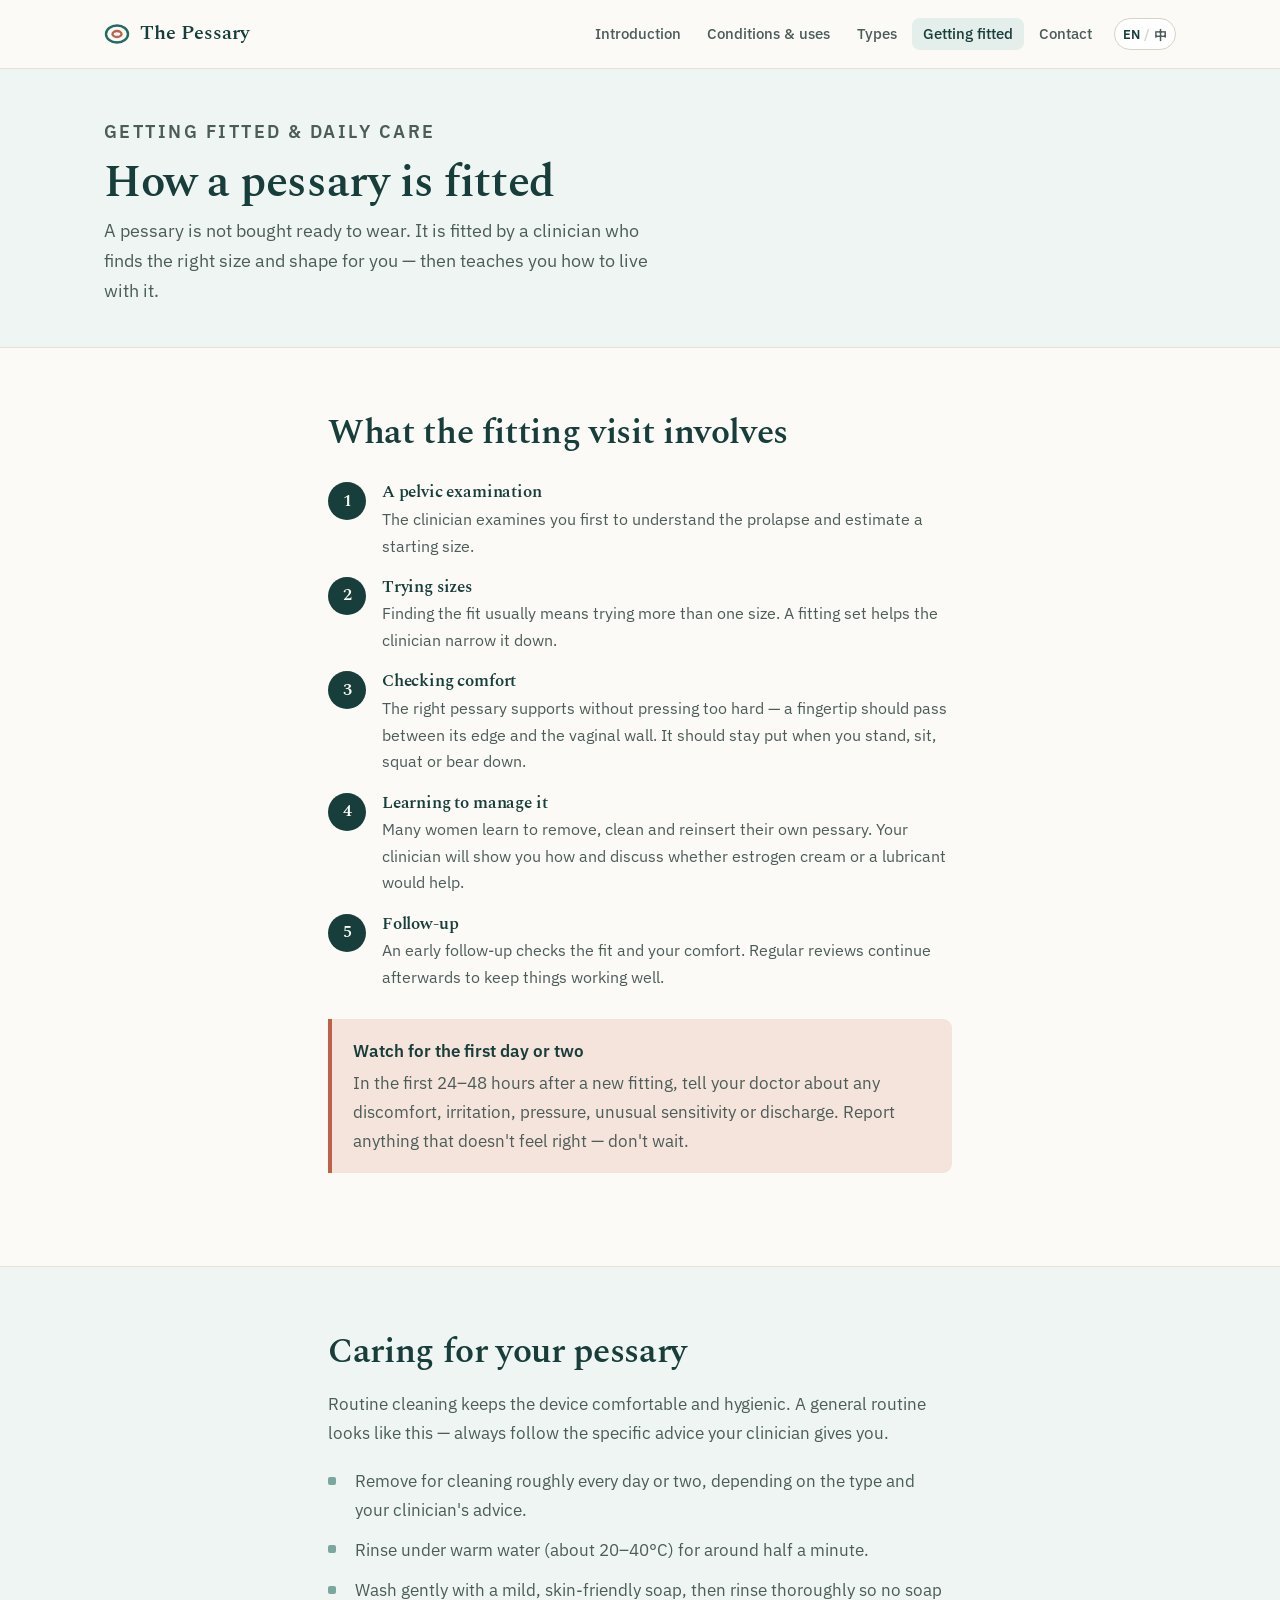
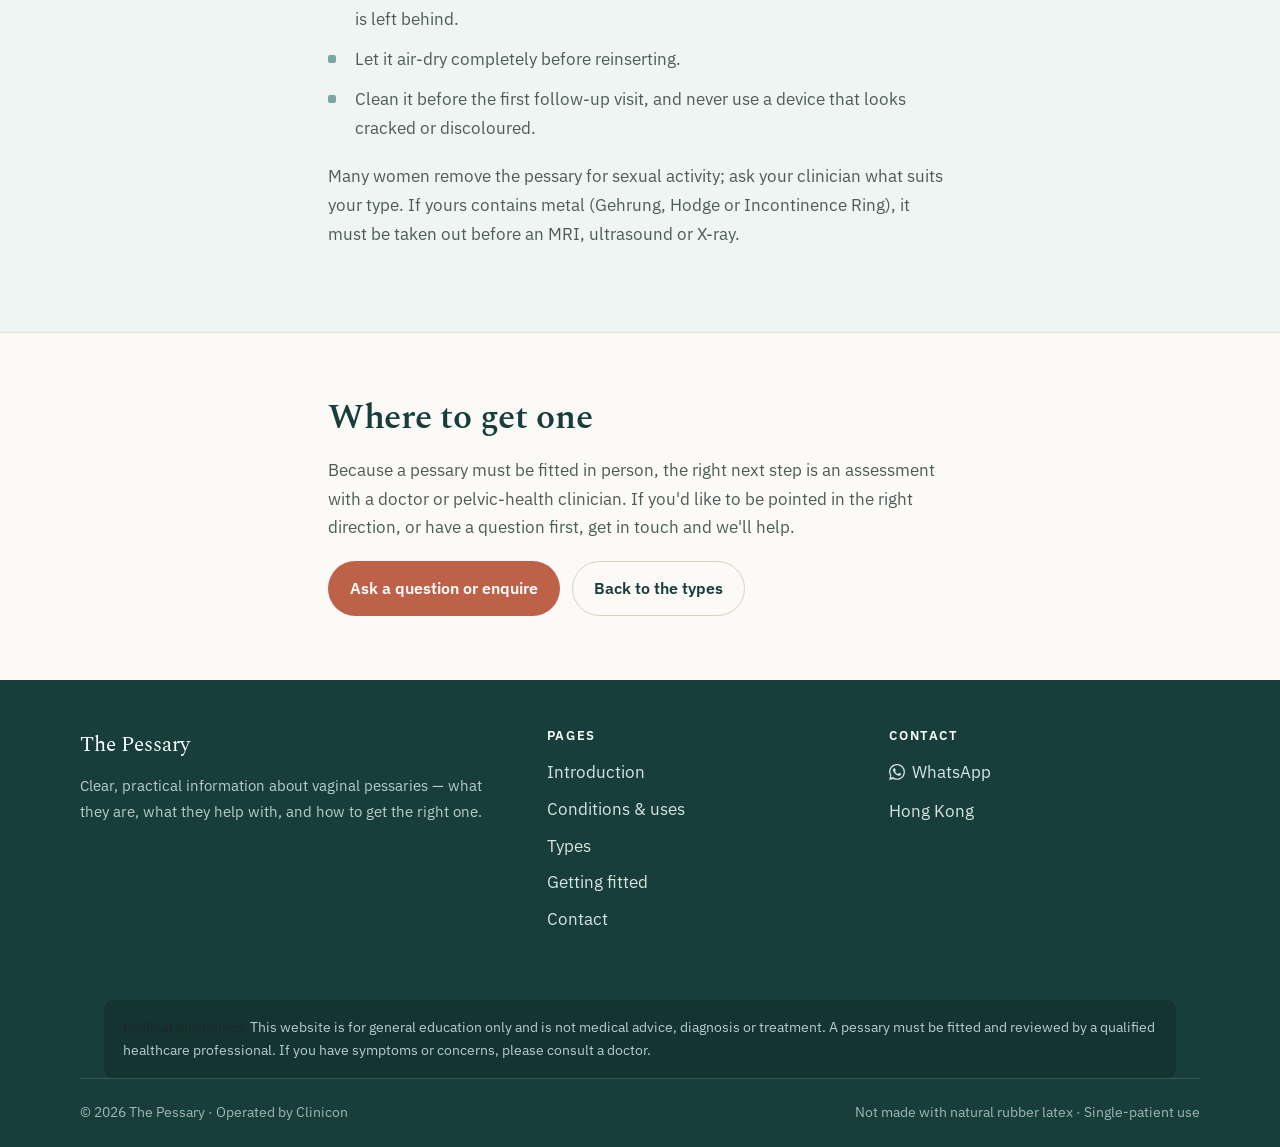
<file: fitting.html>
<!DOCTYPE html>
<html lang="en" data-lang="en">
<head>
<meta charset="UTF-8">
<meta name="viewport" content="width=device-width, initial-scale=1">
<title>Getting fitted &amp; daily care — The Pessary</title>
<meta name="description" content="How a pessary is fitted by a clinician, how to care for and clean it, and what follow-up to expect.">
<link rel="preconnect" href="https://fonts.googleapis.com">
<link rel="preconnect" href="https://fonts.gstatic.com" crossorigin>
<link href="https://fonts.googleapis.com/css2?family=Spectral:wght@400;500;600&family=IBM+Plex+Sans:wght@400;500;600&family=Noto+Serif+TC:wght@500;600&family=Noto+Sans+TC:wght@400;500&display=swap" rel="stylesheet">
<script>document.documentElement.className+=' js';</script>
<link rel="stylesheet" href="assets/styles.css">
</head>
<body>
<a class="skip" href="#main"><span class="lang-en">Skip to content</span><span class="lang-zh">跳至內容</span></a>

<header class="site-header">
  <div class="wrap header-inner">
    <a class="brand" href="index.html">
      <span class="mark"><svg width="26" height="26" viewBox="0 0 26 26" fill="none"><ellipse cx="13" cy="13" rx="11" ry="8.5" stroke="#236A61" stroke-width="2.4"/><ellipse cx="13" cy="13" rx="4.5" ry="3" stroke="#BE6149" stroke-width="2.4"/></svg></span>
      The Pessary
    </a>
    <button class="menu-btn" aria-label="Menu" aria-expanded="false">
      <svg viewBox="0 0 24 24" fill="none" stroke-width="2" stroke-linecap="round"><path d="M4 7h16M4 12h16M4 17h16"/></svg>
    </button>
    <nav class="nav" aria-label="Primary">
      <a href="index.html"><span class="lang-en">Introduction</span><span class="lang-zh">簡介</span></a>
      <a href="conditions.html"><span class="lang-en">Conditions &amp; uses</span><span class="lang-zh">醫療用途</span></a>
      <a href="types.html"><span class="lang-en">Types</span><span class="lang-zh">類型</span></a>
      <a href="fitting.html" aria-current="page"><span class="lang-en">Getting fitted</span><span class="lang-zh">配戴與跟進</span></a>
      <a href="contact.html"><span class="lang-en">Contact</span><span class="lang-zh">聯絡我們</span></a>
      <button class="lang-toggle" aria-label="Switch language / 切換語言">
        <span data-lang-opt="en">EN</span><span class="sep">/</span><span data-lang-opt="zh">中</span>
      </button>
    </nav>
  </div>
</header>

<main id="main">
  <div class="page-head">
    <div class="wrap">
      <p class="eyebrow"><span class="lang-en">Getting fitted &amp; daily care</span><span class="lang-zh">配戴、護理與跟進</span></p>
      <h1><span class="lang-en">How a pessary is fitted</span><span class="lang-zh">子宮托如何配戴</span></h1>
      <p><span class="lang-en">A pessary is not bought ready to wear. It is fitted by a clinician who finds the right size and shape for you — then teaches you how to live with it.</span><span class="lang-zh">子宮托並非買來即可使用，而是由醫護人員為您找出合適的尺寸與形狀，並指導您日常如何使用。</span></p>
    </div>
  </div>

  <section class="section">
    <div class="wrap read reveal">
      <h2><span class="lang-en">What the fitting visit involves</span><span class="lang-zh">配戴時的流程</span></h2>
      <div class="steps">
        <div class="step"><div class="n"></div><div><h3><span class="lang-en">A pelvic examination</span><span class="lang-zh">盆腔檢查</span></h3><p><span class="lang-en">The clinician examines you first to understand the prolapse and estimate a starting size.</span><span class="lang-zh">醫護人員會先為您檢查，了解脫垂情況並估算起始尺寸。</span></p></div></div>
        <div class="step"><div class="n"></div><div><h3><span class="lang-en">Trying sizes</span><span class="lang-zh">試戴尺寸</span></h3><p><span class="lang-en">Finding the fit usually means trying more than one size. A fitting set helps the clinician narrow it down.</span><span class="lang-zh">尋找合適度通常需試戴多於一款；配戴試套有助醫護人員逐步收窄選擇。</span></p></div></div>
        <div class="step"><div class="n"></div><div><h3><span class="lang-en">Checking comfort</span><span class="lang-zh">確認舒適度</span></h3><p><span class="lang-en">The right pessary supports without pressing too hard — a fingertip should pass between its edge and the vaginal wall. It should stay put when you stand, sit, squat or bear down.</span><span class="lang-zh">合適的子宮托能承托而不過度壓迫——其邊緣與陰道壁之間應可容一指尖。當您站立、坐下、蹲下或用力時，它應保持位置不移。</span></p></div></div>
        <div class="step"><div class="n"></div><div><h3><span class="lang-en">Learning to manage it</span><span class="lang-zh">學習自行處理</span></h3><p><span class="lang-en">Many women learn to remove, clean and reinsert their own pessary. Your clinician will show you how and discuss whether estrogen cream or a lubricant would help.</span><span class="lang-zh">許多女性會學習自行取出、清潔及放回子宮托。醫護人員會示範方法，並討論是否需要使用雌激素軟膏或潤滑劑。</span></p></div></div>
        <div class="step"><div class="n"></div><div><h3><span class="lang-en">Follow-up</span><span class="lang-zh">覆診跟進</span></h3><p><span class="lang-en">An early follow-up checks the fit and your comfort. Regular reviews continue afterwards to keep things working well.</span><span class="lang-zh">早期覆診會檢查合適度與舒適度，其後定期覆檢以確保持續良好運作。</span></p></div></div>
      </div>
      <div class="callout">
        <p>
          <span class="ttl"><span class="lang-en">Watch for the first day or two</span><span class="lang-zh">首一兩天請留意</span></span>
          <span class="lang-en">In the first 24–48 hours after a new fitting, tell your doctor about any discomfort, irritation, pressure, unusual sensitivity or discharge. Report anything that doesn't feel right — don't wait.</span>
          <span class="lang-zh">在新配戴後的 24 至 48 小時內，如出現任何不適、刺激、壓迫、異常敏感或分泌物，請告知醫生。一旦感覺不適，請即時求助，切勿拖延。</span>
        </p>
      </div>
    </div>
  </section>

  <section class="section alt">
    <div class="wrap read reveal">
      <h2><span class="lang-en">Caring for your pessary</span><span class="lang-zh">子宮托的護理</span></h2>
      <p><span class="lang-en">Routine cleaning keeps the device comfortable and hygienic. A general routine looks like this — always follow the specific advice your clinician gives you.</span><span class="lang-zh">定期清潔可保持子宮托舒適衞生。一般步驟如下——請始終遵循醫護人員給您的具體指引。</span></p>
      <ul class="clean">
        <li><span class="lang-en">Remove for cleaning roughly every day or two, depending on the type and your clinician's advice.</span><span class="lang-zh">視乎類型及醫護人員建議，大約每一至兩天取出清潔一次。</span></li>
        <li><span class="lang-en">Rinse under warm water (about 20–40°C) for around half a minute.</span><span class="lang-zh">以溫水（約 20–40°C）沖洗約半分鐘。</span></li>
        <li><span class="lang-en">Wash gently with a mild, skin-friendly soap, then rinse thoroughly so no soap is left behind.</span><span class="lang-zh">用溫和、親膚的肥皂輕輕清洗，然後徹底沖淨，不留肥皂殘餘。</span></li>
        <li><span class="lang-en">Let it air-dry completely before reinserting.</span><span class="lang-zh">待其完全自然風乾後再放回。</span></li>
        <li><span class="lang-en">Clean it before the first follow-up visit, and never use a device that looks cracked or discoloured.</span><span class="lang-zh">首次覆診前應先清潔；切勿使用出現裂痕或變色的子宮托。</span></li>
      </ul>
      <p><span class="lang-en">Many women remove the pessary for sexual activity; ask your clinician what suits your type. If yours contains metal (Gehrung, Hodge or Incontinence Ring), it must be taken out before an MRI, ultrasound or X-ray.</span><span class="lang-zh">許多女性會在性行為時取出子宮托；可向醫護人員了解您所用類型的建議。若您的子宮托含金屬（Gehrung、Hodge 或失禁環），在進行磁力共振、超聲波或 X 光檢查前必須取出。</span></p>
    </div>
  </section>

  <section class="section">
    <div class="wrap read reveal">
      <h2><span class="lang-en">Where to get one</span><span class="lang-zh">如何取得</span></h2>
      <p><span class="lang-en">Because a pessary must be fitted in person, the right next step is an assessment with a doctor or pelvic-health clinician. If you'd like to be pointed in the right direction, or have a question first, get in touch and we'll help.</span><span class="lang-zh">由於子宮托必須親身配戴，下一步應是由醫生或盆底健康專業人員進行評估。如您希望獲得方向指引，或想先提出問題，歡迎聯絡我們，我們樂意協助。</span></p>
      <div class="btn-row">
        <a class="btn btn-clay" href="contact.html"><span class="lang-en">Ask a question or enquire</span><span class="lang-zh">查詢或提出問題</span></a>
        <a class="btn btn-ghost" href="types.html"><span class="lang-en">Back to the types</span><span class="lang-zh">返回類型一覽</span></a>
      </div>
    </div>
  </section>

</main>

<footer class="site-footer">
  <div class="wrap footer-top">
    <div>
      <div class="fbrand">The Pessary</div>
      <p><span class="lang-en">Clear, practical information about vaginal pessaries — what they are, what they help with, and how to get the right one.</span><span class="lang-zh">關於陰道子宮托的清晰實用資訊——它是甚麼、能改善甚麼，以及如何取得合適的款式。</span></p>
    </div>
    <div>
      <h4><span class="lang-en">Pages</span><span class="lang-zh">頁面</span></h4>
      <ul>
        <li><a href="index.html"><span class="lang-en">Introduction</span><span class="lang-zh">簡介</span></a></li>
        <li><a href="conditions.html"><span class="lang-en">Conditions &amp; uses</span><span class="lang-zh">醫療用途</span></a></li>
        <li><a href="types.html"><span class="lang-en">Types</span><span class="lang-zh">類型</span></a></li>
        <li><a href="fitting.html"><span class="lang-en">Getting fitted</span><span class="lang-zh">配戴與跟進</span></a></li>
        <li><a href="contact.html"><span class="lang-en">Contact</span><span class="lang-zh">聯絡我們</span></a></li>
      </ul>
    </div>
    <div>
      <h4><span class="lang-en">Contact</span><span class="lang-zh">聯絡</span></h4>
      <ul>
        <li><a class="footer-wa" href="https://wa.me/85293209650?text=I%20would%20like%20to%20make%20an%20enquiry%20on%20the%20pessary%20products%20on%20offer" target="_blank" rel="noopener"><svg viewBox="0 0 24 24" fill="currentColor" aria-hidden="true"><path d="M.057 24l1.687-6.163a11.867 11.867 0 0 1-1.587-5.946C.16 5.335 5.495 0 12.05 0a11.82 11.82 0 0 1 8.413 3.488 11.82 11.82 0 0 1 3.48 8.414c-.003 6.557-5.338 11.892-11.893 11.892a11.9 11.9 0 0 1-5.688-1.448L.057 24zm6.597-3.807c1.676.995 3.276 1.591 5.392 1.592 5.448 0 9.886-4.434 9.889-9.885.002-5.462-4.415-9.89-9.881-9.892-5.452 0-9.887 4.434-9.889 9.884a9.82 9.82 0 0 0 1.523 5.26l-.999 3.648 3.965-1.607zm11.387-5.464c-.074-.124-.272-.198-.57-.347-.297-.149-1.758-.868-2.031-.967-.272-.099-.47-.149-.669.149-.198.297-.768.967-.941 1.165-.173.198-.347.223-.644.074-.297-.149-1.255-.462-2.39-1.475-.883-.788-1.48-1.761-1.653-2.059-.173-.297-.018-.458.13-.606.134-.133.297-.347.446-.521.151-.172.2-.296.3-.495.099-.198.05-.372-.025-.521-.075-.148-.669-1.611-.916-2.206-.242-.579-.487-.501-.669-.51l-.57-.01c-.198 0-.52.074-.792.372s-1.04 1.016-1.04 2.479 1.065 2.876 1.213 3.074c.149.198 2.095 3.2 5.076 4.487.709.306 1.263.489 1.694.626.712.226 1.36.194 1.872.118.571-.085 1.758-.719 2.006-1.413.248-.695.248-1.29.173-1.414z"/></svg>WhatsApp</a></li>
        <li><span class="lang-en">Hong Kong</span><span class="lang-zh">香港</span></li>
      </ul>
    </div>
  </div>
  <div class="wrap">
    <div class="disclaimer">
      <span class="lang-en"><strong>Medical disclaimer.</strong> This website is for general education only and is not medical advice, diagnosis or treatment. A pessary must be fitted and reviewed by a qualified healthcare professional. If you have symptoms or concerns, please consult a doctor.</span>
      <span class="lang-zh"><strong>醫療免責聲明：</strong>本網站僅供一般教育用途，並非醫療建議、診斷或治療。子宮托須由合資格的醫護人員配戴及覆檢。如有症狀或疑慮，請諮詢醫生。</span>
    </div>
  </div>
  <div class="wrap footer-bottom">
    <span>© 2026 The Pessary · <span class="lang-en">Operated by Clinicon</span><span class="lang-zh">由 Clinicon 營運</span></span>
    <span class="lang-en">Not made with natural rubber latex · Single-patient use</span>
    <span class="lang-zh">不含天然乳膠 · 單一使用者專用</span>
  </div>
</footer>

<script src="assets/main.js"></script>
</body>
</html>
</file>
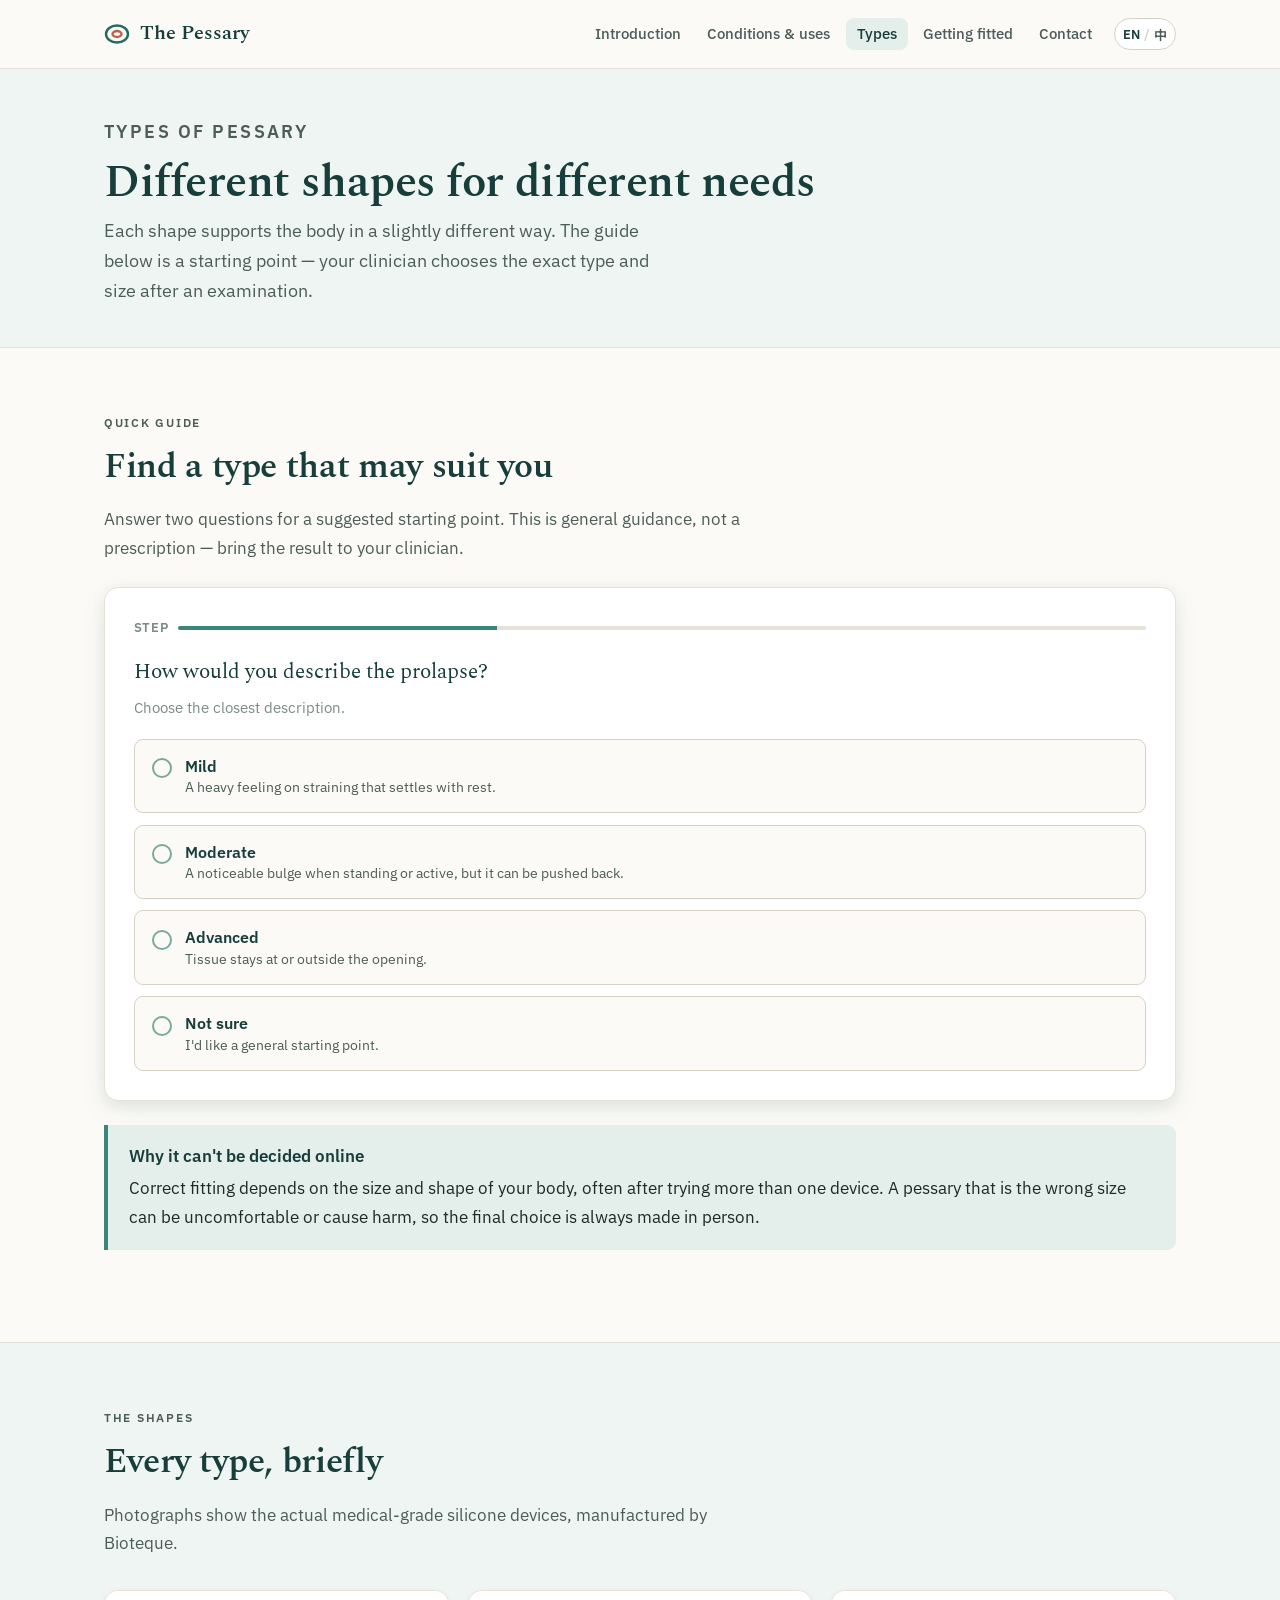
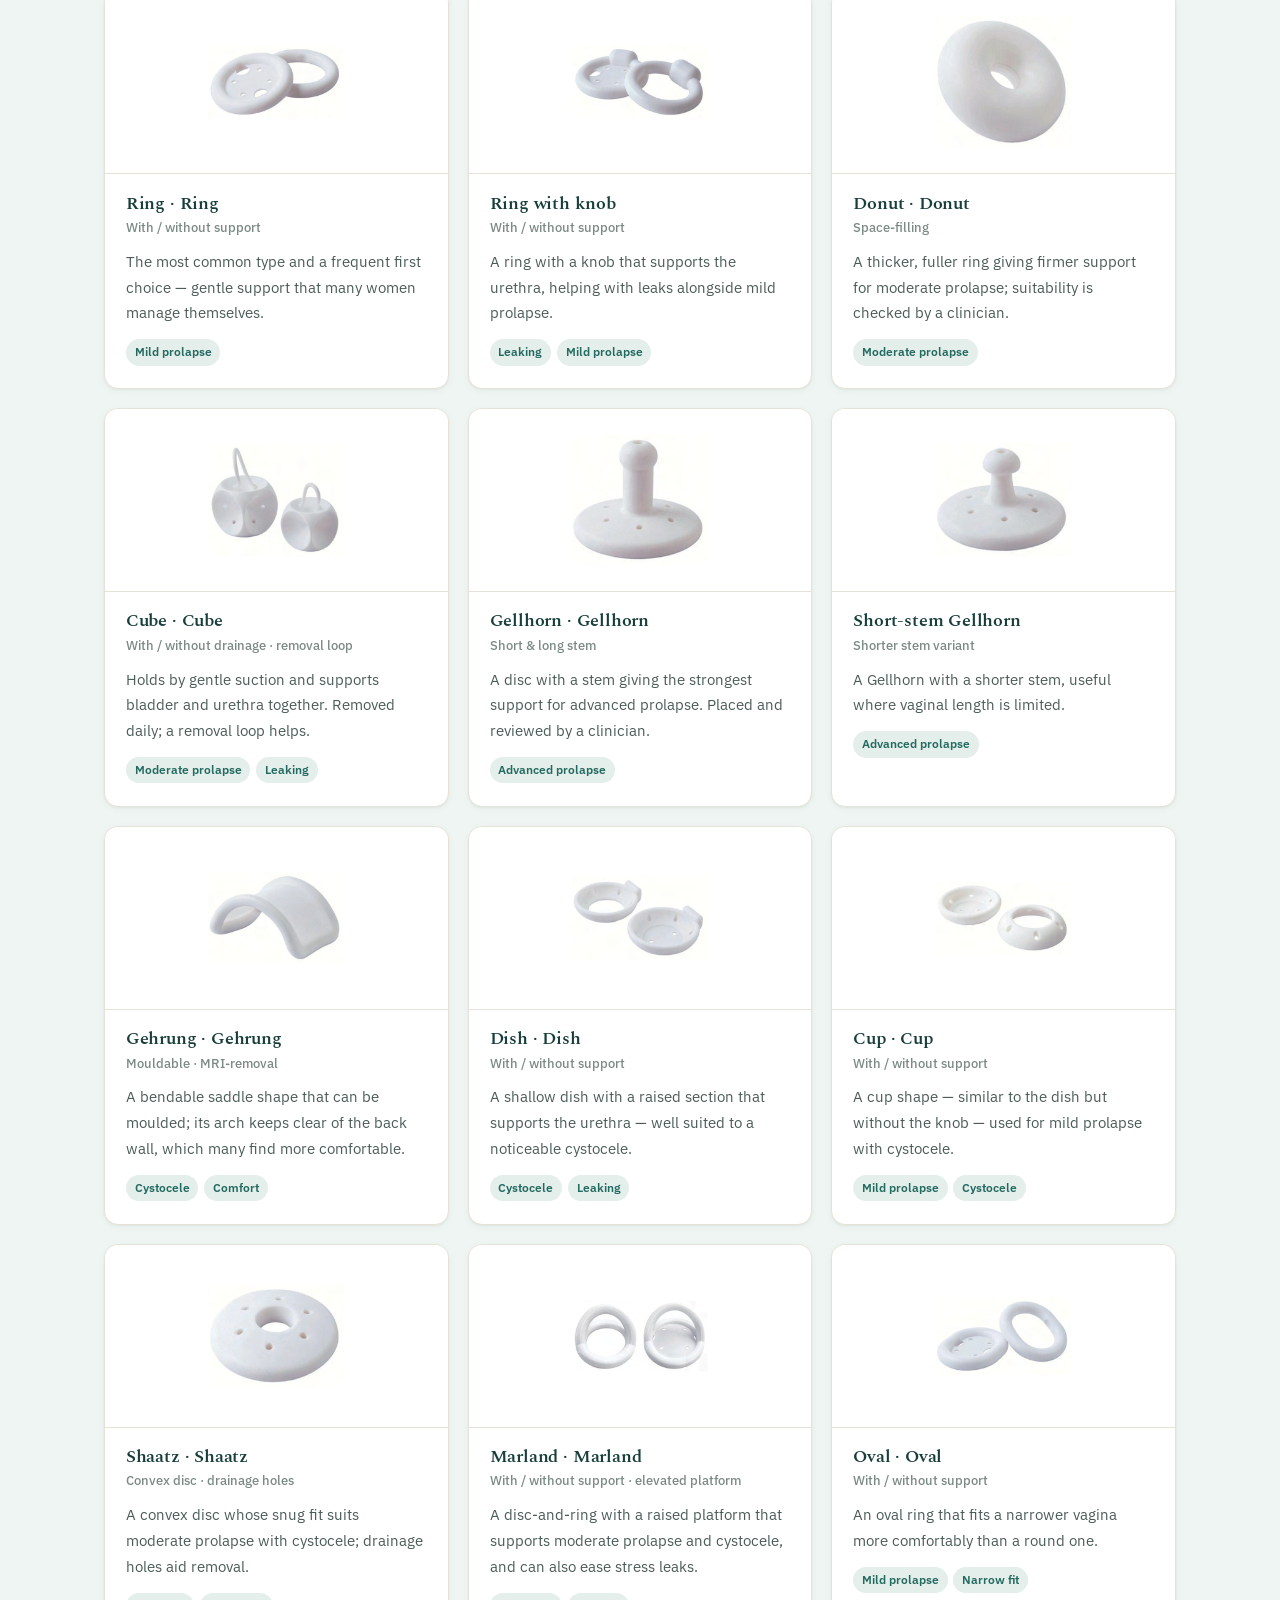
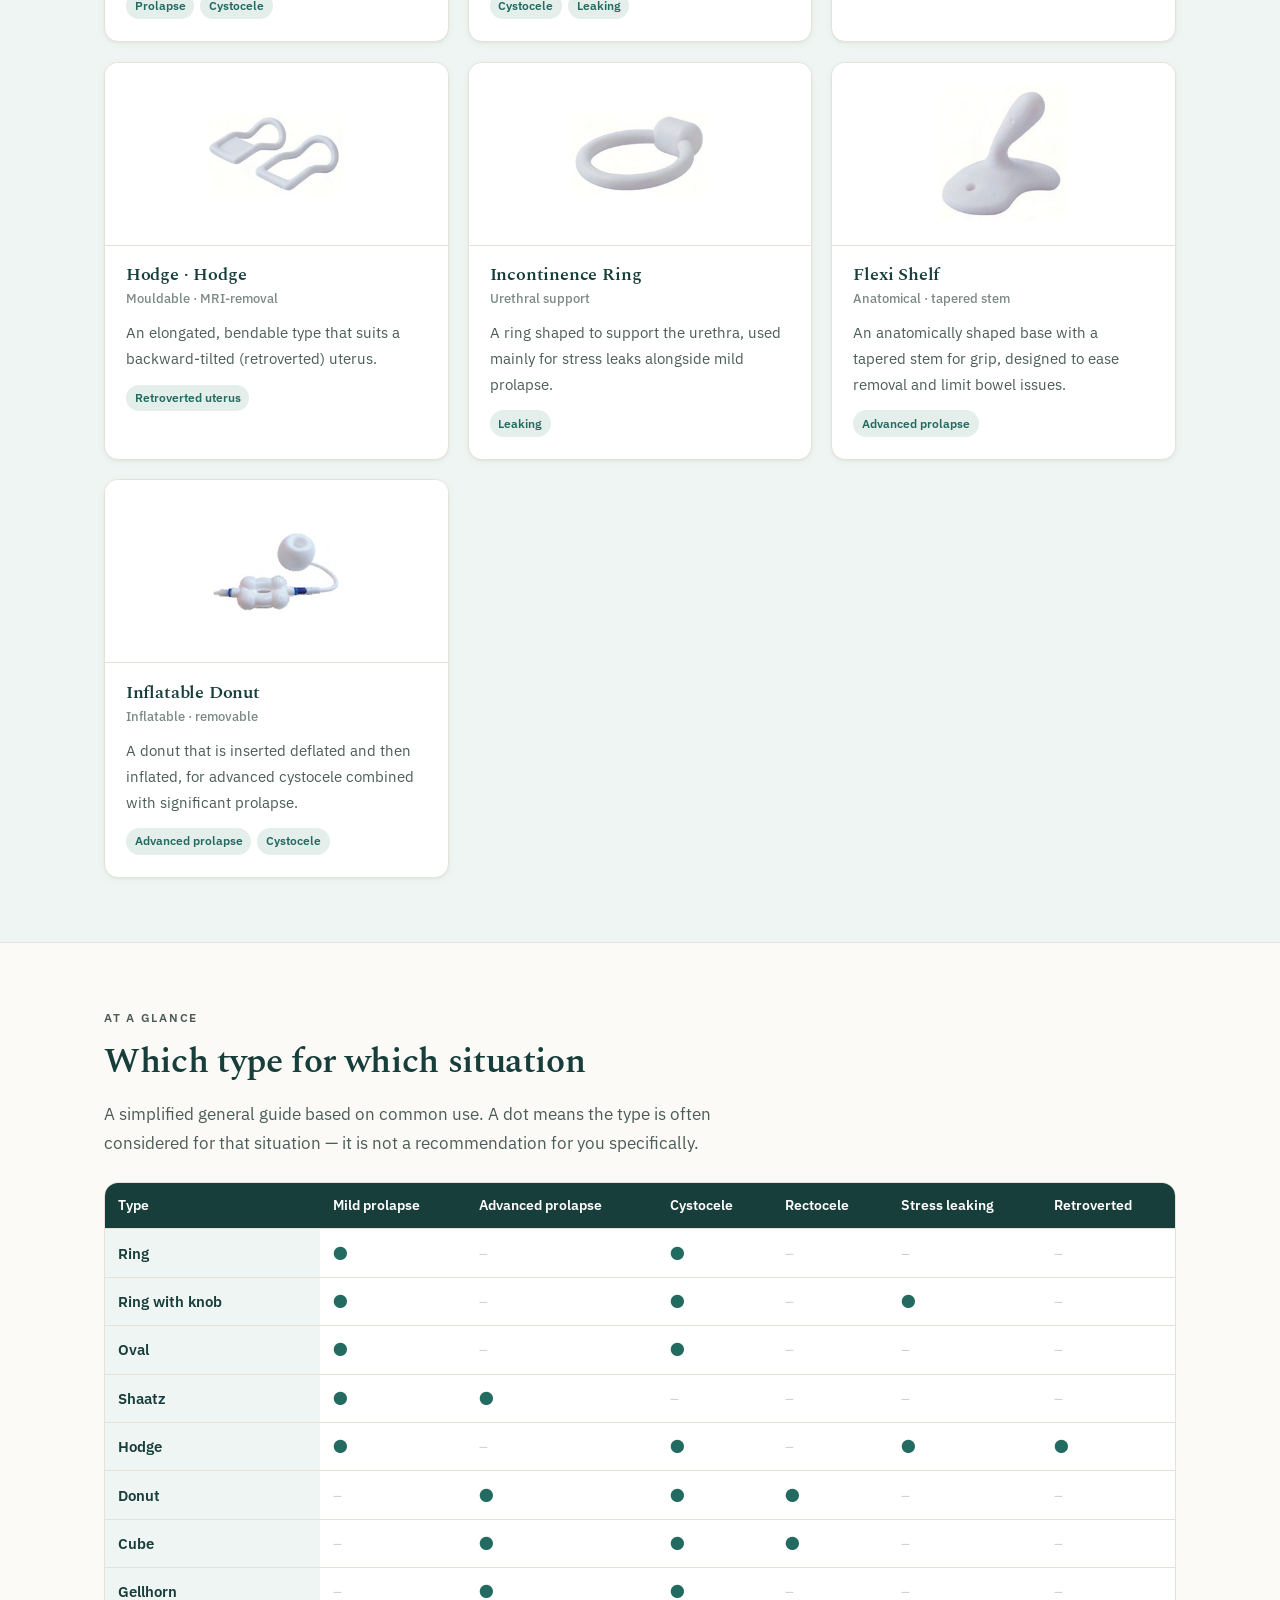
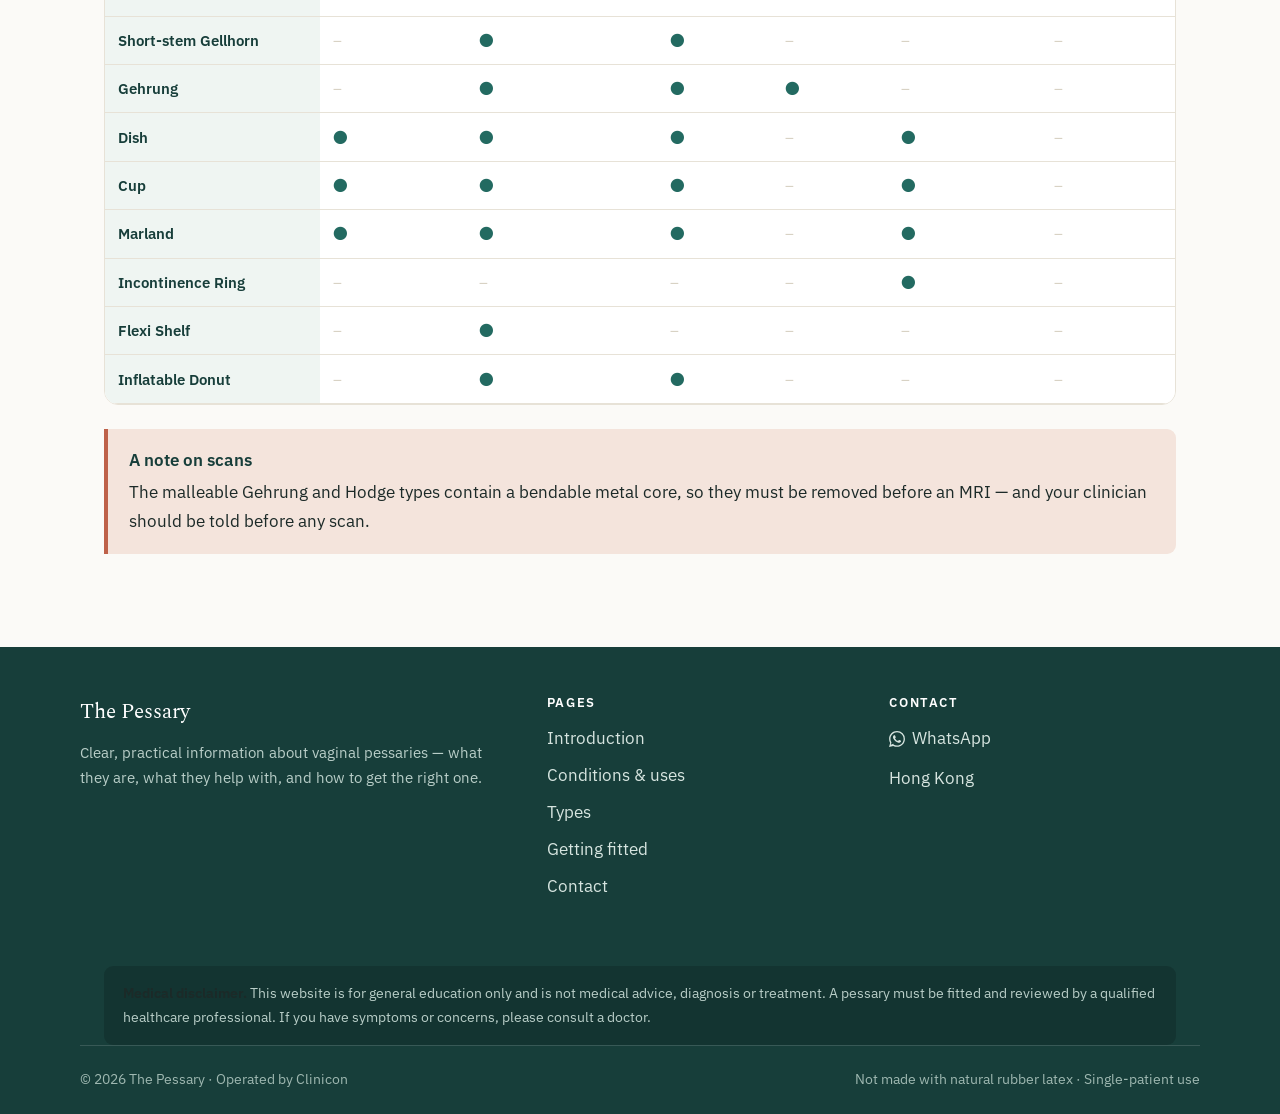
<file: types.html>
<!DOCTYPE html>
<html lang="en" data-lang="en">
<head>
<meta charset="UTF-8">
<meta name="viewport" content="width=device-width, initial-scale=1">
<title>Types of pessary — The Pessary</title>
<meta name="description" content="The main pessary shapes — Ring, Cube, Donut, Gellhorn, Gehrung and more — and a simple guide to which situations each suits. Fitting is always done by a clinician.">
<link rel="preconnect" href="https://fonts.googleapis.com">
<link rel="preconnect" href="https://fonts.gstatic.com" crossorigin>
<link href="https://fonts.googleapis.com/css2?family=Spectral:wght@400;500;600&family=IBM+Plex+Sans:wght@400;500;600&family=Noto+Serif+TC:wght@500;600&family=Noto+Sans+TC:wght@400;500&display=swap" rel="stylesheet">
<script>document.documentElement.className+=' js';</script>
<link rel="stylesheet" href="assets/styles.css">
</head>
<body>
<a class="skip" href="#main"><span class="lang-en">Skip to content</span><span class="lang-zh">跳至內容</span></a>

<header class="site-header">
  <div class="wrap header-inner">
    <a class="brand" href="index.html">
      <span class="mark"><svg width="26" height="26" viewBox="0 0 26 26" fill="none"><ellipse cx="13" cy="13" rx="11" ry="8.5" stroke="#236A61" stroke-width="2.4"/><ellipse cx="13" cy="13" rx="4.5" ry="3" stroke="#BE6149" stroke-width="2.4"/></svg></span>
      The Pessary
    </a>
    <button class="menu-btn" aria-label="Menu" aria-expanded="false">
      <svg viewBox="0 0 24 24" fill="none" stroke-width="2" stroke-linecap="round"><path d="M4 7h16M4 12h16M4 17h16"/></svg>
    </button>
    <nav class="nav" aria-label="Primary">
      <a href="index.html"><span class="lang-en">Introduction</span><span class="lang-zh">簡介</span></a>
      <a href="conditions.html"><span class="lang-en">Conditions &amp; uses</span><span class="lang-zh">醫療用途</span></a>
      <a href="types.html" aria-current="page"><span class="lang-en">Types</span><span class="lang-zh">類型</span></a>
      <a href="fitting.html"><span class="lang-en">Getting fitted</span><span class="lang-zh">配戴與跟進</span></a>
      <a href="contact.html"><span class="lang-en">Contact</span><span class="lang-zh">聯絡我們</span></a>
      <button class="lang-toggle" aria-label="Switch language / 切換語言">
        <span data-lang-opt="en">EN</span><span class="sep">/</span><span data-lang-opt="zh">中</span>
      </button>
    </nav>
  </div>
</header>

<main id="main">
  <div class="page-head">
    <div class="wrap">
      <p class="eyebrow"><span class="lang-en">Types of pessary</span><span class="lang-zh">子宮托類型</span></p>
      <h1><span class="lang-en">Different shapes for different needs</span><span class="lang-zh">不同形狀，對應不同需要</span></h1>
      <p><span class="lang-en">Each shape supports the body in a slightly different way. The guide below is a starting point — your clinician chooses the exact type and size after an examination.</span><span class="lang-zh">每種形狀以略為不同的方式承托身體。以下指南只是起點——確切的類型與尺寸，須由醫護人員檢查後決定。</span></p>
    </div>
  </div>

  <!-- SELECTOR -->
  <section class="section">
    <div class="wrap">
      <div class="read reveal">
        <p class="eyebrow"><span class="lang-en">Quick guide</span><span class="lang-zh">快速指南</span></p>
        <h2><span class="lang-en">Find a type that may suit you</span><span class="lang-zh">尋找可能適合您的類型</span></h2>
        <p><span class="lang-en">Answer two questions for a suggested starting point. This is general guidance, not a prescription — bring the result to your clinician.</span><span class="lang-zh">回答兩條問題，即可得到初步建議。這只是一般指引，並非處方——請將結果帶給您的醫護人員參考。</span></p>
      </div>

      <div class="selector reveal" id="selector">
        <div class="sel-progress"><span class="lang-en">Step</span><span class="lang-zh">步驟</span><span class="bar"><i></i></span></div>

        <!-- Q1 -->
        <div data-step="1">
          <p class="q"><span class="lang-en">How would you describe the prolapse?</span><span class="lang-zh">您的脫垂程度如何？</span></p>
          <p class="qhint"><span class="lang-en">Choose the closest description.</span><span class="lang-zh">請選擇最接近的描述。</span></p>
          <div class="opts">
            <button class="opt" data-val="mild"><span class="dot"></span><span><span class="ot"><span class="lang-en">Mild</span><span class="lang-zh">輕度</span></span><span class="od"><span class="lang-en">A heavy feeling on straining that settles with rest.</span><span class="lang-zh">用力時感到下墜，休息後可自行回縮。</span></span></span></button>
            <button class="opt" data-val="moderate"><span class="dot"></span><span><span class="ot"><span class="lang-en">Moderate</span><span class="lang-zh">中度</span></span><span class="od"><span class="lang-en">A noticeable bulge when standing or active, but it can be pushed back.</span><span class="lang-zh">站立或活動時明顯有物脫出，但可用手推回。</span></span></span></button>
            <button class="opt" data-val="severe"><span class="dot"></span><span><span class="ot"><span class="lang-en">Advanced</span><span class="lang-zh">嚴重</span></span><span class="od"><span class="lang-en">Tissue stays at or outside the opening.</span><span class="lang-zh">脫出物長期停留於陰道口或以外。</span></span></span></button>
            <button class="opt" data-val="unsure"><span class="dot"></span><span><span class="ot"><span class="lang-en">Not sure</span><span class="lang-zh">不確定</span></span><span class="od"><span class="lang-en">I'd like a general starting point.</span><span class="lang-zh">想先有個大致方向。</span></span></span></button>
          </div>
        </div>

        <!-- Q2 -->
        <div data-step="2" class="hidden">
          <p class="q"><span class="lang-en">What troubles you most?</span><span class="lang-zh">您最主要的困擾是甚麼？</span></p>
          <p class="qhint"><span class="lang-en">Pick the one that matters most right now.</span><span class="lang-zh">請選擇目前最重要的一項。</span></p>
          <div class="opts">
            <button class="opt" data-val="heaviness"><span class="dot"></span><span><span class="ot"><span class="lang-en">Pressure or heaviness</span><span class="lang-zh">壓力感、下墜感</span></span><span class="od"><span class="lang-en">A dragging or bearing-down feeling.</span><span class="lang-zh">有拉扯或往下墜的感覺。</span></span></span></button>
            <button class="opt" data-val="leak"><span class="dot"></span><span><span class="ot"><span class="lang-en">Leaking urine</span><span class="lang-zh">尿失禁</span></span><span class="od"><span class="lang-en">Leaks when coughing, sneezing or exercising.</span><span class="lang-zh">咳嗽、打噴嚏或運動時漏尿。</span></span></span></button>
            <button class="opt" data-val="sex"><span class="dot"></span><span><span class="ot"><span class="lang-en">Discomfort during sex</span><span class="lang-zh">性交不適</span></span><span class="od"><span class="lang-en">Comfort during intimacy is a priority.</span><span class="lang-zh">希望兼顧親密時的舒適。</span></span></span></button>
          </div>
          <button class="sel-back" data-back="1">← <span class="lang-en">Back</span><span class="lang-zh">返回</span></button>
        </div>

        <!-- RESULT -->
        <div data-step="result" class="hidden">
          <div class="result">
            <div class="rfig" data-rfig></div>
            <div>
              <p class="rlabel"><span class="lang-en">A common starting point</span><span class="lang-zh">初步建議</span></p>
              <h3><span class="lang-en" data-rname-en></span><span class="lang-zh" data-rname-zh></span></h3>
              <p><span class="lang-en" data-rblurb-en></span><span class="lang-zh" data-rblurb-zh></span></p>
              <p class="alts"><span class="lang-en" data-ralts-en></span><span class="lang-zh" data-ralts-zh></span></p>
              <div class="btn-row" style="margin-top:1rem">
                <a class="btn btn-clay" href="fitting.html"><span class="lang-en">How fitting works</span><span class="lang-zh">了解配戴流程</span></a>
                <button class="btn btn-ghost" data-restart><span class="lang-en">Start over</span><span class="lang-zh">重新開始</span></button>
              </div>
            </div>
          </div>
        </div>
      </div>

      <div class="callout info reveal" style="margin-top:1.5rem">
        <p>
          <span class="ttl"><span class="lang-en">Why it can't be decided online</span><span class="lang-zh">為何不能在網上決定</span></span>
          <span class="lang-en">Correct fitting depends on the size and shape of your body, often after trying more than one device. A pessary that is the wrong size can be uncomfortable or cause harm, so the final choice is always made in person.</span>
          <span class="lang-zh">正確配戴取決於您身體的尺寸與形狀，往往須試戴多於一款。尺寸不合的子宮托可能令人不適或造成傷害，因此最終選擇必須親身進行。</span>
        </p>
      </div>
    </div>
  </section>

  <!-- TYPE GRID -->
  <section class="section alt">
    <div class="wrap">
      <div class="read reveal">
        <p class="eyebrow"><span class="lang-en">The shapes</span><span class="lang-zh">各種形狀</span></p>
        <h2><span class="lang-en">Every type, briefly</span><span class="lang-zh">每種類型簡介</span></h2>
        <p><span class="lang-en">Photographs show the actual medical-grade silicone devices, manufactured by Bioteque.</span><span class="lang-zh">圖片為實際的醫療級矽膠子宮托，由 Bioteque 製造。</span></p>
      </div>

      <div class="type-grid reveal">

        <div class="type-card"><div class="type-fig"><img src="assets/img/ring.png" alt="ring pessary" loading="lazy"></div><div class="type-body"><h3>Ring · <span class="lang-en">Ring</span><span class="lang-zh">環形托</span></h3><p class="sub"><span class="lang-en">With / without support</span><span class="lang-zh">可配承托膜</span></p><p><span class="lang-en">The most common type and a frequent first choice — gentle support that many women manage themselves.</span><span class="lang-zh">最常用的類型，也是常見的首選——提供溫和支撐，許多女性可自行處理。</span></p><div class="tags"><span class="tag"><span class="lang-en">Mild prolapse</span><span class="lang-zh">輕度脫垂</span></span></div></div></div>

        <div class="type-card"><div class="type-fig"><img src="assets/img/ring-knob.png" alt="ring knob pessary" loading="lazy"></div><div class="type-body"><h3><span class="lang-en">Ring with knob</span><span class="lang-zh">帶凸鈕環形托</span></h3><p class="sub"><span class="lang-en">With / without support</span><span class="lang-zh">可配承托膜</span></p><p><span class="lang-en">A ring with a knob that supports the urethra, helping with leaks alongside mild prolapse.</span><span class="lang-zh">在環形上加凸鈕承托尿道，於輕度脫垂之餘兼顧漏尿問題。</span></p><div class="tags"><span class="tag"><span class="lang-en">Leaking</span><span class="lang-zh">漏尿</span></span><span class="tag"><span class="lang-en">Mild prolapse</span><span class="lang-zh">輕度脫垂</span></span></div></div></div>

        <div class="type-card"><div class="type-fig"><img src="assets/img/donut.png" alt="donut pessary" loading="lazy"></div><div class="type-body"><h3>Donut · <span class="lang-en">Donut</span><span class="lang-zh">甜甜圈形托</span></h3><p class="sub"><span class="lang-en">Space-filling</span><span class="lang-zh">填充式</span></p><p><span class="lang-en">A thicker, fuller ring giving firmer support for moderate prolapse; suitability is checked by a clinician.</span><span class="lang-zh">較厚、較飽滿的環形，為中度脫垂提供更穩固支撐；須由醫護人員評估。</span></p><div class="tags"><span class="tag"><span class="lang-en">Moderate prolapse</span><span class="lang-zh">中度脫垂</span></span></div></div></div>

        <div class="type-card"><div class="type-fig"><img src="assets/img/cube.png" alt="cube pessary" loading="lazy"></div><div class="type-body"><h3>Cube · <span class="lang-en">Cube</span><span class="lang-zh">立方體托</span></h3><p class="sub"><span class="lang-en">With / without drainage · removal loop</span><span class="lang-zh">可配排液孔 · 取出環</span></p><p><span class="lang-en">Holds by gentle suction and supports bladder and urethra together. Removed daily; a removal loop helps.</span><span class="lang-zh">以輕微吸附力固定，同時承托膀胱與尿道。需每日取出，設有取出環方便操作。</span></p><div class="tags"><span class="tag"><span class="lang-en">Moderate prolapse</span><span class="lang-zh">中度脫垂</span></span><span class="tag"><span class="lang-en">Leaking</span><span class="lang-zh">漏尿</span></span></div></div></div>

        <div class="type-card"><div class="type-fig"><img src="assets/img/gellhorn.png" alt="gellhorn pessary" loading="lazy"></div><div class="type-body"><h3>Gellhorn · <span class="lang-en">Gellhorn</span><span class="lang-zh">Gellhorn 托</span></h3><p class="sub"><span class="lang-en">Short &amp; long stem</span><span class="lang-zh">長／短柄</span></p><p><span class="lang-en">A disc with a stem giving the strongest support for advanced prolapse. Placed and reviewed by a clinician.</span><span class="lang-zh">帶柱柄的圓盤，為嚴重脫垂提供最強支撐。須由醫護人員放置及覆檢。</span></p><div class="tags"><span class="tag"><span class="lang-en">Advanced prolapse</span><span class="lang-zh">嚴重脫垂</span></span></div></div></div>

        <div class="type-card"><div class="type-fig"><img src="assets/img/short-stem-gellhorn.png" alt="short stem gellhorn pessary" loading="lazy"></div><div class="type-body"><h3><span class="lang-en">Short-stem Gellhorn</span><span class="lang-zh">短柄 Gellhorn</span></h3><p class="sub"><span class="lang-en">Shorter stem variant</span><span class="lang-zh">短柄款式</span></p><p><span class="lang-en">A Gellhorn with a shorter stem, useful where vaginal length is limited.</span><span class="lang-zh">柄部較短的 Gellhorn，適合陰道長度較短的情況。</span></p><div class="tags"><span class="tag"><span class="lang-en">Advanced prolapse</span><span class="lang-zh">嚴重脫垂</span></span></div></div></div>

        <div class="type-card"><div class="type-fig"><img src="assets/img/gehrung.png" alt="gehrung pessary" loading="lazy"></div><div class="type-body"><h3>Gehrung · <span class="lang-en">Gehrung</span><span class="lang-zh">Gehrung 托</span></h3><p class="sub"><span class="lang-en">Mouldable · MRI-removal</span><span class="lang-zh">可塑形 · 檢查須取出</span></p><p><span class="lang-en">A bendable saddle shape that can be moulded; its arch keeps clear of the back wall, which many find more comfortable.</span><span class="lang-zh">可彎折塑形的半弧形，弧度避開陰道後壁，許多人感覺較舒適。</span></p><div class="tags"><span class="tag"><span class="lang-en">Cystocele</span><span class="lang-zh">膀胱膨出</span></span><span class="tag"><span class="lang-en">Comfort</span><span class="lang-zh">舒適</span></span></div></div></div>

        <div class="type-card"><div class="type-fig"><img src="assets/img/dish.png" alt="dish pessary" loading="lazy"></div><div class="type-body"><h3>Dish · <span class="lang-en">Dish</span><span class="lang-zh">碟形托</span></h3><p class="sub"><span class="lang-en">With / without support</span><span class="lang-zh">可配承托膜</span></p><p><span class="lang-en">A shallow dish with a raised section that supports the urethra — well suited to a noticeable cystocele.</span><span class="lang-zh">淺碟形，設有抬高部分以承托尿道——適合膀胱膨出明顯者。</span></p><div class="tags"><span class="tag"><span class="lang-en">Cystocele</span><span class="lang-zh">膀胱膨出</span></span><span class="tag"><span class="lang-en">Leaking</span><span class="lang-zh">漏尿</span></span></div></div></div>

        <div class="type-card"><div class="type-fig"><img src="assets/img/cup.png" alt="cup pessary" loading="lazy"></div><div class="type-body"><h3>Cup · <span class="lang-en">Cup</span><span class="lang-zh">杯狀托</span></h3><p class="sub"><span class="lang-en">With / without support</span><span class="lang-zh">可配承托膜</span></p><p><span class="lang-en">A cup shape — similar to the dish but without the knob — used for mild prolapse with cystocele.</span><span class="lang-zh">杯狀設計，與碟形托相似但沒有凸鈕，適合輕度脫垂伴膀胱膨出。</span></p><div class="tags"><span class="tag"><span class="lang-en">Mild prolapse</span><span class="lang-zh">輕度脫垂</span></span><span class="tag"><span class="lang-en">Cystocele</span><span class="lang-zh">膀胱膨出</span></span></div></div></div>

        <div class="type-card"><div class="type-fig"><img src="assets/img/shaatz.png" alt="shaatz pessary" loading="lazy"></div><div class="type-body"><h3>Shaatz · <span class="lang-en">Shaatz</span><span class="lang-zh">Shaatz 托</span></h3><p class="sub"><span class="lang-en">Convex disc · drainage holes</span><span class="lang-zh">凸面圓盤 · 排液孔</span></p><p><span class="lang-en">A convex disc whose snug fit suits moderate prolapse with cystocele; drainage holes aid removal.</span><span class="lang-zh">凸面圓盤，貼合度高，適合中度脫垂伴膀胱膨出；排液孔有助取出。</span></p><div class="tags"><span class="tag"><span class="lang-en">Prolapse</span><span class="lang-zh">脫垂</span></span><span class="tag"><span class="lang-en">Cystocele</span><span class="lang-zh">膀胱膨出</span></span></div></div></div>

        <div class="type-card"><div class="type-fig"><img src="assets/img/marland.png" alt="marland pessary" loading="lazy"></div><div class="type-body"><h3>Marland · <span class="lang-en">Marland</span><span class="lang-zh">Marland 托</span></h3><p class="sub"><span class="lang-en">With / without support · elevated platform</span><span class="lang-zh">可配承托膜 · 抬高平台</span></p><p><span class="lang-en">A disc-and-ring with a raised platform that supports moderate prolapse and cystocele, and can also ease stress leaks.</span><span class="lang-zh">圓盤配環、設有抬高平台，承托中度脫垂與膀胱膨出，亦有助減輕壓力性漏尿。</span></p><div class="tags"><span class="tag"><span class="lang-en">Cystocele</span><span class="lang-zh">膀胱膨出</span></span><span class="tag"><span class="lang-en">Leaking</span><span class="lang-zh">漏尿</span></span></div></div></div>

        <div class="type-card"><div class="type-fig"><img src="assets/img/oval.png" alt="oval pessary" loading="lazy"></div><div class="type-body"><h3>Oval · <span class="lang-en">Oval</span><span class="lang-zh">橢圓形托</span></h3><p class="sub"><span class="lang-en">With / without support</span><span class="lang-zh">可配承托膜</span></p><p><span class="lang-en">An oval ring that fits a narrower vagina more comfortably than a round one.</span><span class="lang-zh">橢圓形環，較圓形更貼合較窄的陰道。</span></p><div class="tags"><span class="tag"><span class="lang-en">Mild prolapse</span><span class="lang-zh">輕度脫垂</span></span><span class="tag"><span class="lang-en">Narrow fit</span><span class="lang-zh">較窄</span></span></div></div></div>

        <div class="type-card"><div class="type-fig"><img src="assets/img/hodge.png" alt="hodge pessary" loading="lazy"></div><div class="type-body"><h3>Hodge · <span class="lang-en">Hodge</span><span class="lang-zh">Hodge 托</span></h3><p class="sub"><span class="lang-en">Mouldable · MRI-removal</span><span class="lang-zh">可塑形 · 檢查須取出</span></p><p><span class="lang-en">An elongated, bendable type that suits a backward-tilted (retroverted) uterus.</span><span class="lang-zh">細長、可塑形的款式，適合子宮後傾者。</span></p><div class="tags"><span class="tag"><span class="lang-en">Retroverted uterus</span><span class="lang-zh">子宮後傾</span></span></div></div></div>

        <div class="type-card"><div class="type-fig"><img src="assets/img/incontinence-ring.png" alt="incontinence ring pessary" loading="lazy"></div><div class="type-body"><h3><span class="lang-en">Incontinence Ring</span><span class="lang-zh">失禁環</span></h3><p class="sub"><span class="lang-en">Urethral support</span><span class="lang-zh">承托尿道</span></p><p><span class="lang-en">A ring shaped to support the urethra, used mainly for stress leaks alongside mild prolapse.</span><span class="lang-zh">經塑形以承托尿道的環形，主要用於壓力性漏尿，並兼顧輕度脫垂。</span></p><div class="tags"><span class="tag"><span class="lang-en">Leaking</span><span class="lang-zh">漏尿</span></span></div></div></div>

        <div class="type-card"><div class="type-fig"><img src="assets/img/flexi-shelf.png" alt="flexi shelf pessary" loading="lazy"></div><div class="type-body"><h3><span class="lang-en">Flexi Shelf</span><span class="lang-zh">Flexi Shelf 托</span></h3><p class="sub"><span class="lang-en">Anatomical · tapered stem</span><span class="lang-zh">仿生形 · 錐形柄</span></p><p><span class="lang-en">An anatomically shaped base with a tapered stem for grip, designed to ease removal and limit bowel issues.</span><span class="lang-zh">仿生形底座配錐形柄便於握持，設計上有助取出並減少腸道不適。</span></p><div class="tags"><span class="tag"><span class="lang-en">Advanced prolapse</span><span class="lang-zh">嚴重脫垂</span></span></div></div></div>

        <div class="type-card"><div class="type-fig"><img src="assets/img/inflatable-donut.png" alt="inflatable donut pessary" loading="lazy"></div><div class="type-body"><h3><span class="lang-en">Inflatable Donut</span><span class="lang-zh">充氣甜甜圈托</span></h3><p class="sub"><span class="lang-en">Inflatable · removable</span><span class="lang-zh">可充氣 · 可取出</span></p><p><span class="lang-en">A donut that is inserted deflated and then inflated, for advanced cystocele combined with significant prolapse.</span><span class="lang-zh">放入時先放氣、就位後充氣的甜甜圈托，適合膀胱膨出較嚴重並合併明顯脫垂的情況。</span></p><div class="tags"><span class="tag"><span class="lang-en">Advanced prolapse</span><span class="lang-zh">嚴重脫垂</span></span><span class="tag"><span class="lang-en">Cystocele</span><span class="lang-zh">膀胱膨出</span></span></div></div></div>

      </div>
    </div>
  </section>

  <!-- COMPARISON TABLE -->
  <section class="section">
    <div class="wrap">
      <div class="read reveal">
        <p class="eyebrow"><span class="lang-en">At a glance</span><span class="lang-zh">一覽表</span></p>
        <h2><span class="lang-en">Which type for which situation</span><span class="lang-zh">類型與情況對照</span></h2>
        <p><span class="lang-en">A simplified general guide based on common use. A dot means the type is often considered for that situation — it is not a recommendation for you specifically.</span><span class="lang-zh">這是根據常見用途整理的簡化指南。圓點代表該類型常用於相關情況，並非針對個人的建議。</span></p>
      </div>
      <div class="table-scroll reveal">
        <table class="matrix">
          <thead>
            <tr>
              <th><span class="lang-en">Type</span><span class="lang-zh">類型</span></th>
              <th><span class="lang-en">Mild prolapse</span><span class="lang-zh">輕度脫垂</span></th>
              <th><span class="lang-en">Advanced prolapse</span><span class="lang-zh">嚴重脫垂</span></th>
              <th><span class="lang-en">Cystocele</span><span class="lang-zh">膀胱膨出</span></th>
              <th><span class="lang-en">Rectocele</span><span class="lang-zh">直腸膨出</span></th>
              <th><span class="lang-en">Stress leaking</span><span class="lang-zh">壓力性漏尿</span></th>
              <th><span class="lang-en">Retroverted</span><span class="lang-zh">子宮後傾</span></th>
            </tr>
          </thead>
          <tbody>
            <tr><th>Ring</th><td class="yes">●</td><td class="no">–</td><td class="yes">●</td><td class="no">–</td><td class="no">–</td><td class="no">–</td></tr>
            <tr><th>Ring with knob</th><td class="yes">●</td><td class="no">–</td><td class="yes">●</td><td class="no">–</td><td class="yes">●</td><td class="no">–</td></tr>
            <tr><th>Oval</th><td class="yes">●</td><td class="no">–</td><td class="yes">●</td><td class="no">–</td><td class="no">–</td><td class="no">–</td></tr>
            <tr><th>Shaatz</th><td class="yes">●</td><td class="yes">●</td><td class="no">–</td><td class="no">–</td><td class="no">–</td><td class="no">–</td></tr>
            <tr><th>Hodge</th><td class="yes">●</td><td class="no">–</td><td class="yes">●</td><td class="no">–</td><td class="yes">●</td><td class="yes">●</td></tr>
            <tr><th>Donut</th><td class="no">–</td><td class="yes">●</td><td class="yes">●</td><td class="yes">●</td><td class="no">–</td><td class="no">–</td></tr>
            <tr><th>Cube</th><td class="no">–</td><td class="yes">●</td><td class="yes">●</td><td class="yes">●</td><td class="no">–</td><td class="no">–</td></tr>
            <tr><th>Gellhorn</th><td class="no">–</td><td class="yes">●</td><td class="yes">●</td><td class="no">–</td><td class="no">–</td><td class="no">–</td></tr>
            <tr><th>Short-stem Gellhorn</th><td class="no">–</td><td class="yes">●</td><td class="yes">●</td><td class="no">–</td><td class="no">–</td><td class="no">–</td></tr>
            <tr><th>Gehrung</th><td class="no">–</td><td class="yes">●</td><td class="yes">●</td><td class="yes">●</td><td class="no">–</td><td class="no">–</td></tr>
            <tr><th>Dish</th><td class="yes">●</td><td class="yes">●</td><td class="yes">●</td><td class="no">–</td><td class="yes">●</td><td class="no">–</td></tr>
            <tr><th>Cup</th><td class="yes">●</td><td class="yes">●</td><td class="yes">●</td><td class="no">–</td><td class="yes">●</td><td class="no">–</td></tr>
            <tr><th>Marland</th><td class="yes">●</td><td class="yes">●</td><td class="yes">●</td><td class="no">–</td><td class="yes">●</td><td class="no">–</td></tr>
            <tr><th>Incontinence Ring</th><td class="no">–</td><td class="no">–</td><td class="no">–</td><td class="no">–</td><td class="yes">●</td><td class="no">–</td></tr>
            <tr><th>Flexi Shelf</th><td class="no">–</td><td class="yes">●</td><td class="no">–</td><td class="no">–</td><td class="no">–</td><td class="no">–</td></tr>
            <tr><th>Inflatable Donut</th><td class="no">–</td><td class="yes">●</td><td class="yes">●</td><td class="no">–</td><td class="no">–</td><td class="no">–</td></tr>
          </tbody>
        </table>
      </div>
      <div class="callout reveal" style="margin-top:1.5rem">
        <p>
          <span class="ttl"><span class="lang-en">A note on scans</span><span class="lang-zh">關於影像檢查</span></span>
          <span class="lang-en">The malleable Gehrung and Hodge types contain a bendable metal core, so they must be removed before an MRI — and your clinician should be told before any scan.</span>
          <span class="lang-zh">可塑形的 Gehrung 及 Hodge 托含可彎折的金屬芯，進行磁力共振前必須取出；接受任何影像檢查前亦應告知醫護人員。</span>
        </p>
      </div>
    </div>
  </section>

</main>

<footer class="site-footer">
  <div class="wrap footer-top">
    <div>
      <div class="fbrand">The Pessary</div>
      <p><span class="lang-en">Clear, practical information about vaginal pessaries — what they are, what they help with, and how to get the right one.</span><span class="lang-zh">關於陰道子宮托的清晰實用資訊——它是甚麼、能改善甚麼，以及如何取得合適的款式。</span></p>
    </div>
    <div>
      <h4><span class="lang-en">Pages</span><span class="lang-zh">頁面</span></h4>
      <ul>
        <li><a href="index.html"><span class="lang-en">Introduction</span><span class="lang-zh">簡介</span></a></li>
        <li><a href="conditions.html"><span class="lang-en">Conditions &amp; uses</span><span class="lang-zh">醫療用途</span></a></li>
        <li><a href="types.html"><span class="lang-en">Types</span><span class="lang-zh">類型</span></a></li>
        <li><a href="fitting.html"><span class="lang-en">Getting fitted</span><span class="lang-zh">配戴與跟進</span></a></li>
        <li><a href="contact.html"><span class="lang-en">Contact</span><span class="lang-zh">聯絡我們</span></a></li>
      </ul>
    </div>
    <div>
      <h4><span class="lang-en">Contact</span><span class="lang-zh">聯絡</span></h4>
      <ul>
        <li><a class="footer-wa" href="https://wa.me/85293209650?text=I%20would%20like%20to%20make%20an%20enquiry%20on%20the%20pessary%20products%20on%20offer" target="_blank" rel="noopener"><svg viewBox="0 0 24 24" fill="currentColor" aria-hidden="true"><path d="M.057 24l1.687-6.163a11.867 11.867 0 0 1-1.587-5.946C.16 5.335 5.495 0 12.05 0a11.82 11.82 0 0 1 8.413 3.488 11.82 11.82 0 0 1 3.48 8.414c-.003 6.557-5.338 11.892-11.893 11.892a11.9 11.9 0 0 1-5.688-1.448L.057 24zm6.597-3.807c1.676.995 3.276 1.591 5.392 1.592 5.448 0 9.886-4.434 9.889-9.885.002-5.462-4.415-9.89-9.881-9.892-5.452 0-9.887 4.434-9.889 9.884a9.82 9.82 0 0 0 1.523 5.26l-.999 3.648 3.965-1.607zm11.387-5.464c-.074-.124-.272-.198-.57-.347-.297-.149-1.758-.868-2.031-.967-.272-.099-.47-.149-.669.149-.198.297-.768.967-.941 1.165-.173.198-.347.223-.644.074-.297-.149-1.255-.462-2.39-1.475-.883-.788-1.48-1.761-1.653-2.059-.173-.297-.018-.458.13-.606.134-.133.297-.347.446-.521.151-.172.2-.296.3-.495.099-.198.05-.372-.025-.521-.075-.148-.669-1.611-.916-2.206-.242-.579-.487-.501-.669-.51l-.57-.01c-.198 0-.52.074-.792.372s-1.04 1.016-1.04 2.479 1.065 2.876 1.213 3.074c.149.198 2.095 3.2 5.076 4.487.709.306 1.263.489 1.694.626.712.226 1.36.194 1.872.118.571-.085 1.758-.719 2.006-1.413.248-.695.248-1.29.173-1.414z"/></svg>WhatsApp</a></li>
        <li><span class="lang-en">Hong Kong</span><span class="lang-zh">香港</span></li>
      </ul>
    </div>
  </div>
  <div class="wrap">
    <div class="disclaimer">
      <span class="lang-en"><strong>Medical disclaimer.</strong> This website is for general education only and is not medical advice, diagnosis or treatment. A pessary must be fitted and reviewed by a qualified healthcare professional. If you have symptoms or concerns, please consult a doctor.</span>
      <span class="lang-zh"><strong>醫療免責聲明：</strong>本網站僅供一般教育用途，並非醫療建議、診斷或治療。子宮托須由合資格的醫護人員配戴及覆檢。如有症狀或疑慮，請諮詢醫生。</span>
    </div>
  </div>
  <div class="wrap footer-bottom">
    <span>© 2026 The Pessary · <span class="lang-en">Operated by Clinicon</span><span class="lang-zh">由 Clinicon 營運</span></span>
    <span class="lang-en">Not made with natural rubber latex · Single-patient use</span>
    <span class="lang-zh">不含天然乳膠 · 單一使用者專用</span>
  </div>
</footer>

<script src="assets/main.js"></script>
</body>
</html>
</file>
<file: assets/styles.css>
/* =========================================================
   The Pessary — educational site
   Design system
   Palette: deep teal trust + warm clay accent on clean warm white
   Type: Spectral (display) / IBM Plex Sans (body) + Noto TC for 中文
   ========================================================= */

:root{
  --bg:#FBFAF7;
  --surface:#FFFFFF;
  --ink:#1C2A28;
  --ink-soft:#4C5C58;
  --ink-faint:#7C8A86;

  --teal-900:#173E3A;
  --teal-700:#236A61;
  --teal-500:#3C857B;
  --sage-400:#7BA89E;
  --sage-100:#E4EEEA;
  --sage-50:#EFF5F2;

  --clay:#BE6149;
  --clay-700:#A1503B;
  --clay-soft:#F4E4DC;

  --line:#E7E2D7;
  --line-strong:#D8D2C4;

  --display:"Spectral","Noto Serif TC",Georgia,"Times New Roman",serif;
  --body:"IBM Plex Sans","Noto Sans TC",system-ui,-apple-system,Segoe UI,Roboto,sans-serif;

  --maxw:1120px;
  --readw:42rem;
  --radius:14px;
  --radius-sm:9px;
  --shadow-sm:0 1px 2px rgba(23,62,58,.05),0 2px 8px rgba(23,62,58,.04);
  --shadow-md:0 4px 14px rgba(23,62,58,.08),0 10px 30px rgba(23,62,58,.06);

  --ease:cubic-bezier(.2,.7,.2,1);
}

/* ---------- language switching ---------- */
html[data-lang="en"] .lang-zh{display:none !important;}
html[data-lang="zh"] .lang-en{display:none !important;}
/* keep inline spans inline when shown */
.lang-en,.lang-zh{}

/* ---------- reset / base ---------- */
*,*::before,*::after{box-sizing:border-box;}
html{scroll-behavior:smooth;-webkit-text-size-adjust:100%;}
@media (prefers-reduced-motion:reduce){html{scroll-behavior:auto;}}
body{
  margin:0;
  background:var(--bg);
  color:var(--ink);
  font-family:var(--body);
  font-size:1.0625rem;
  line-height:1.7;
  font-feature-settings:"kern" 1;
  -webkit-font-smoothing:antialiased;
  text-rendering:optimizeLegibility;
}
html[data-lang="zh"] body{line-height:1.85;}

img,svg{max-width:100%;display:block;}
a{color:var(--teal-700);text-decoration:none;}
a:hover{color:var(--clay-700);}
h1,h2,h3,h4{font-family:var(--display);font-weight:600;line-height:1.18;color:var(--teal-900);margin:0 0 .5em;letter-spacing:-.01em;}
html[data-lang="zh"] h1,html[data-lang="zh"] h2,html[data-lang="zh"] h3,html[data-lang="zh"] h4{letter-spacing:0;font-weight:600;}
p{margin:0 0 1.1em;}
strong{font-weight:600;color:var(--ink);}

.wrap{max-width:var(--maxw);margin:0 auto;padding:0 1.5rem;}
.read{max-width:var(--readw);}

/* skip link */
.skip{position:absolute;left:-999px;top:0;background:var(--teal-900);color:#fff;padding:.6rem 1rem;border-radius:0 0 8px 0;z-index:200;}
.skip:focus{left:0;}

:focus-visible{outline:3px solid var(--teal-500);outline-offset:2px;border-radius:4px;}

/* ---------- header ---------- */
.site-header{
  position:sticky;top:0;z-index:100;
  background:rgba(251,250,247,.88);
  backdrop-filter:saturate(140%) blur(10px);
  border-bottom:1px solid var(--line);
}
.header-inner{display:flex;align-items:center;gap:1rem;min-height:68px;}
.brand{display:flex;align-items:center;gap:.6rem;font-family:var(--display);font-weight:600;font-size:1.22rem;color:var(--teal-900);white-space:nowrap;}
.brand:hover{color:var(--teal-900);}
.brand .mark{flex:none;}
.nav{display:flex;gap:.25rem;margin-left:auto;align-items:center;flex-wrap:wrap;}
.nav a{
  color:var(--ink-soft);font-weight:500;font-size:.95rem;
  padding:.5rem .7rem;border-radius:8px;line-height:1;white-space:nowrap;
}
.nav a:hover{color:var(--teal-900);background:var(--sage-100);}
.nav a[aria-current="page"]{color:var(--teal-900);background:var(--sage-100);}
.lang-toggle{
  margin-left:.4rem;border:1px solid var(--line-strong);background:var(--surface);
  border-radius:999px;padding:.32rem .5rem;font-family:var(--body);font-size:.82rem;
  font-weight:600;color:var(--ink-soft);cursor:pointer;display:inline-flex;align-items:center;gap:.1rem;
}
.lang-toggle:hover{border-color:var(--teal-500);color:var(--teal-900);}
.lang-toggle .on{color:var(--teal-900);}
.lang-toggle .sep{color:var(--line-strong);margin:0 .15rem;}
.menu-btn{display:none;}

@media (max-width:860px){
  .menu-btn{display:inline-flex;align-items:center;justify-content:center;width:42px;height:42px;border:1px solid var(--line-strong);background:var(--surface);border-radius:9px;cursor:pointer;margin-left:auto;}
  .menu-btn svg{width:20px;height:20px;stroke:var(--teal-900);}
  .nav{
    position:absolute;left:0;right:0;top:100%;
    flex-direction:column;align-items:stretch;gap:.1rem;
    background:var(--surface);border-bottom:1px solid var(--line);
    padding:.6rem 1.5rem 1rem;margin-left:0;
    box-shadow:var(--shadow-md);
    display:none;
  }
  .nav.open{display:flex;}
  .nav a{padding:.7rem .6rem;font-size:1rem;}
  .lang-toggle{margin:.5rem 0 0;align-self:flex-start;}
}

/* ---------- hero ---------- */
.hero{position:relative;overflow:hidden;background:
  radial-gradient(120% 90% at 85% -10%,var(--sage-50) 0%,rgba(239,245,242,0) 55%),
  var(--bg);
  border-bottom:1px solid var(--line);}
.hero-grid{display:grid;grid-template-columns:1.15fr .85fr;gap:2.5rem;align-items:center;padding:4.5rem 0 4rem;}
.hero .eyebrow{font-family:var(--body);font-weight:600;font-size:.8rem;letter-spacing:.14em;text-transform:uppercase;color:var(--clay);margin-bottom:1rem;}
html[data-lang="zh"] .hero .eyebrow{letter-spacing:.18em;}
.hero h1{font-size:clamp(2.1rem,4.6vw,3.4rem);margin-bottom:.6rem;font-weight:600;}
.hero .lede{font-size:1.22rem;color:var(--ink-soft);max-width:34ch;margin-bottom:1.8rem;}
.hero-art{position:relative;}

@media (max-width:860px){
  .hero-grid{grid-template-columns:1fr;gap:2rem;padding:3rem 0 2.5rem;}
  .hero-art{order:-1;max-width:300px;}
}

/* ---------- buttons ---------- */
.btn{
  display:inline-flex;align-items:center;gap:.5rem;
  font-family:var(--body);font-weight:600;font-size:1rem;
  padding:.8rem 1.3rem;border-radius:999px;border:1px solid transparent;cursor:pointer;
  transition:transform .18s var(--ease),background .18s,box-shadow .18s,border-color .18s;
}
.btn:active{transform:translateY(1px);}
.btn-primary{background:var(--teal-900);color:#fff;}
.btn-primary:hover{background:var(--teal-700);color:#fff;box-shadow:var(--shadow-md);}
.btn-ghost{background:transparent;color:var(--teal-900);border-color:var(--line-strong);}
.btn-ghost:hover{border-color:var(--teal-700);color:var(--teal-900);background:var(--surface);}
.btn-clay{background:var(--clay);color:#fff;}
.btn-clay:hover{background:var(--clay-700);color:#fff;box-shadow:var(--shadow-md);}
.btn-row{display:flex;gap:.8rem;flex-wrap:wrap;}

/* ---------- sections ---------- */
.section{padding:4rem 0;}
.section-tight{padding:2.8rem 0;}
.section.alt{background:var(--sage-50);border-top:1px solid var(--line);border-bottom:1px solid var(--line);}
.eyebrow{font-family:var(--body);font-weight:600;font-size:.78rem;letter-spacing:.14em;text-transform:uppercase;color:var(--clay);margin-bottom:.8rem;}
html[data-lang="zh"] .eyebrow{letter-spacing:.16em;}
.section h2{font-size:clamp(1.6rem,3vw,2.2rem);}
.section .read p{color:var(--ink-soft);}
.section .read p strong{color:var(--ink);}
.lead{font-size:1.18rem;color:var(--ink-soft);}

.divider{height:1px;background:var(--line);border:0;margin:0;}

/* ---------- feature cards ---------- */
.cards{display:grid;grid-template-columns:repeat(3,1fr);gap:1.3rem;margin-top:2rem;}
.cards.two{grid-template-columns:repeat(2,1fr);}
@media (max-width:820px){.cards,.cards.two{grid-template-columns:1fr;}}
.card{background:var(--surface);border:1px solid var(--line);border-radius:var(--radius);padding:1.6rem;box-shadow:var(--shadow-sm);transition:transform .2s var(--ease),box-shadow .2s;}
.card:hover{transform:translateY(-3px);box-shadow:var(--shadow-md);}
.card .ico{width:44px;height:44px;border-radius:11px;background:var(--sage-100);display:grid;place-items:center;margin-bottom:1rem;}
.card .ico svg{width:24px;height:24px;stroke:var(--teal-700);}
.card h3{font-size:1.18rem;margin-bottom:.35rem;}
.card p{color:var(--ink-soft);font-size:.98rem;margin:0;}

/* ---------- callout ---------- */
.callout{
  border-left:4px solid var(--clay);
  background:var(--clay-soft);
  border-radius:0 var(--radius-sm) var(--radius-sm) 0;
  padding:1.1rem 1.3rem;margin:1.8rem 0;color:var(--ink);
}
.callout.info{border-left-color:var(--teal-500);background:var(--sage-100);}
.callout p{margin:0;}
.callout .ttl{font-weight:600;display:block;margin-bottom:.2rem;color:var(--teal-900);}

/* ---------- steps ---------- */
.steps{counter-reset:step;display:grid;gap:1.1rem;margin:1.8rem 0;}
.step{display:grid;grid-template-columns:auto 1fr;gap:1rem;align-items:start;}
.step .n{counter-increment:step;flex:none;width:38px;height:38px;border-radius:50%;background:var(--teal-900);color:#fff;font-family:var(--display);font-weight:600;display:grid;place-items:center;}
.step .n::before{content:counter(step);}
.step h3{font-size:1.08rem;margin-bottom:.2rem;}
.step p{margin:0;color:var(--ink-soft);font-size:.98rem;}

/* ---------- types grid ---------- */
.type-grid{display:grid;grid-template-columns:repeat(3,1fr);gap:1.2rem;margin-top:2rem;}
@media (max-width:880px){.type-grid{grid-template-columns:repeat(2,1fr);}}
@media (max-width:540px){.type-grid{grid-template-columns:1fr;}}
.type-card{background:var(--surface);border:1px solid var(--line);border-radius:var(--radius);overflow:hidden;box-shadow:var(--shadow-sm);transition:transform .2s var(--ease),box-shadow .2s;display:flex;flex-direction:column;}
.type-card:hover{transform:translateY(-3px);box-shadow:var(--shadow-md);}
.type-fig{background:#fff;border-bottom:1px solid var(--line);padding:1rem;display:grid;place-items:center;}
.type-fig img{width:100%;max-width:180px;height:150px;object-fit:contain;mix-blend-mode:multiply;}
.type-fig svg{width:96px;height:96px;}
.type-body{padding:1.2rem 1.3rem 1.4rem;}
.type-body h3{font-size:1.15rem;margin-bottom:.1rem;}
.type-body .sub{font-family:var(--body);font-size:.82rem;color:var(--ink-faint);font-weight:500;margin-bottom:.6rem;}
.type-body p{font-size:.95rem;color:var(--ink-soft);margin:0 0 .8rem;}
.tags{display:flex;flex-wrap:wrap;gap:.35rem;margin-top:auto;}
.tag{font-size:.74rem;font-weight:600;background:var(--sage-100);color:var(--teal-700);padding:.2rem .55rem;border-radius:999px;}

/* ---------- selector / quiz ---------- */
.selector{background:var(--surface);border:1px solid var(--line);border-radius:var(--radius);box-shadow:var(--shadow-md);padding:1.8rem;margin-top:1.5rem;}
.selector .q{font-family:var(--display);font-size:1.3rem;color:var(--teal-900);margin-bottom:.3rem;}
.selector .qhint{color:var(--ink-faint);font-size:.92rem;margin-bottom:1.2rem;}
.opts{display:grid;gap:.7rem;}
.opt{
  text-align:left;background:var(--bg);border:1.5px solid var(--line-strong);border-radius:var(--radius-sm);
  padding:1rem 1.1rem;cursor:pointer;font-family:var(--body);font-size:1rem;color:var(--ink);
  transition:border-color .15s,background .15s,transform .15s var(--ease);display:flex;gap:.8rem;align-items:flex-start;
}
.opt:hover{border-color:var(--teal-500);background:var(--sage-50);}
.opt .ot{font-weight:600;color:var(--teal-900);display:block;}
.opt .od{font-size:.9rem;color:var(--ink-soft);display:block;margin-top:.1rem;}
.opt .dot{flex:none;width:20px;height:20px;border-radius:50%;border:2px solid var(--sage-400);margin-top:.15rem;}
.sel-progress{display:flex;align-items:center;gap:.6rem;font-size:.8rem;color:var(--ink-faint);font-weight:600;letter-spacing:.05em;text-transform:uppercase;margin-bottom:1rem;}
.sel-progress .bar{flex:1;height:4px;background:var(--line);border-radius:2px;overflow:hidden;}
.sel-progress .bar i{display:block;height:100%;background:var(--teal-500);transition:width .4s var(--ease);}
.sel-back{background:none;border:0;color:var(--teal-700);font-family:var(--body);font-weight:600;cursor:pointer;padding:.3rem 0;margin-top:1rem;font-size:.92rem;}
.sel-back:hover{color:var(--clay-700);}
.result{display:grid;grid-template-columns:auto 1fr;gap:1.4rem;align-items:center;}
@media (max-width:560px){.result{grid-template-columns:1fr;text-align:center;}}
.result .rfig{background:#fff;border:1px solid var(--line);border-radius:var(--radius);padding:1rem;}
.result .rfig svg{width:110px;height:110px;margin:0 auto;}
.result .rfig img{width:100%;max-width:160px;height:140px;object-fit:contain;margin:0 auto;mix-blend-mode:multiply;}
.result .rlabel{font-family:var(--body);font-weight:600;font-size:.78rem;letter-spacing:.12em;text-transform:uppercase;color:var(--clay);margin-bottom:.4rem;}
.result h3{font-size:1.7rem;margin-bottom:.3rem;}
.result .alts{font-size:.92rem;color:var(--ink-faint);margin-top:.6rem;}
.hidden{display:none !important;}

/* ---------- comparison table ---------- */
.table-scroll{overflow-x:auto;margin-top:1.5rem;border:1px solid var(--line);border-radius:var(--radius);}
table.matrix{border-collapse:collapse;width:100%;font-size:.92rem;background:var(--surface);min-width:640px;}
table.matrix th,table.matrix td{padding:.7rem .8rem;text-align:left;border-bottom:1px solid var(--line);}
table.matrix thead th{background:var(--teal-900);color:#fff;font-weight:600;font-family:var(--body);position:sticky;top:0;font-size:.85rem;}
table.matrix tbody th{font-weight:600;color:var(--teal-900);background:var(--sage-50);}
table.matrix tbody tr:hover{background:var(--sage-50);}
table.matrix .yes{color:var(--teal-700);font-weight:700;}
table.matrix .no{color:var(--line-strong);}

/* ---------- form ---------- */
.form{background:var(--surface);border:1px solid var(--line);border-radius:var(--radius);box-shadow:var(--shadow-sm);padding:1.8rem;}
.field{margin-bottom:1.1rem;}
.field label{display:block;font-weight:600;font-size:.92rem;color:var(--teal-900);margin-bottom:.35rem;}
.field .req{color:var(--clay);}
.field input,.field select,.field textarea{
  width:100%;font-family:var(--body);font-size:1rem;color:var(--ink);
  background:var(--bg);border:1.5px solid var(--line-strong);border-radius:var(--radius-sm);
  padding:.7rem .85rem;transition:border-color .15s,background .15s;
}
.field input:focus,.field select:focus,.field textarea:focus{outline:none;border-color:var(--teal-500);background:var(--surface);}
.field textarea{resize:vertical;min-height:120px;}
.field .hint{font-size:.82rem;color:var(--ink-faint);margin-top:.3rem;}
.form-note{font-size:.85rem;color:var(--ink-faint);margin-top:1rem;}
.form-status{margin-top:1rem;padding:.8rem 1rem;border-radius:var(--radius-sm);font-size:.95rem;display:none;}
.form-status.show{display:block;}
.form-status.ok{background:var(--sage-100);color:var(--teal-900);}
.form-status.err{background:var(--clay-soft);color:var(--clay-700);}

/* WhatsApp */
.btn-whatsapp{display:inline-flex;align-items:center;gap:.5rem;background:#25D366;color:#fff;font-weight:600;font-size:.95rem;padding:.6rem 1.05rem;border-radius:999px;line-height:1;transition:background .18s,box-shadow .18s,transform .18s var(--ease);}
.btn-whatsapp:hover{background:#1ebe5d;color:#fff;box-shadow:var(--shadow-md);}
.btn-whatsapp:active{transform:translateY(1px);}
.btn-whatsapp svg{width:18px;height:18px;flex:none;}
.contact-list .wa-ico{color:#25D366;}
.footer-wa{display:inline-flex;align-items:center;gap:.4rem;}
.footer-wa svg{width:16px;height:16px;flex:none;}

/* ---------- contact info strip ---------- */
.contact-grid{display:grid;grid-template-columns:1fr 1fr;gap:2rem;align-items:start;}
@media (max-width:820px){.contact-grid{grid-template-columns:1fr;}}
.contact-list{list-style:none;padding:0;margin:1rem 0 0;}
.contact-list li{display:flex;gap:.8rem;align-items:flex-start;padding:.7rem 0;border-bottom:1px solid var(--line);}
.contact-list li:last-child{border-bottom:0;}
.contact-list svg{width:22px;height:22px;stroke:var(--teal-700);flex:none;margin-top:.15rem;}
.contact-list .k{font-weight:600;color:var(--teal-900);display:block;font-size:.88rem;}
.contact-list .v{color:var(--ink-soft);}

/* ---------- footer ---------- */
.site-footer{background:var(--teal-900);color:#D7E5E0;margin-top:0;}
.footer-top{display:grid;grid-template-columns:1.4fr 1fr 1fr;gap:2rem;padding:3rem 0 2.2rem;}
@media (max-width:820px){.footer-top{grid-template-columns:1fr;gap:1.6rem;}}
.site-footer h4{color:#fff;font-family:var(--body);font-size:.82rem;letter-spacing:.12em;text-transform:uppercase;font-weight:600;margin-bottom:.9rem;}
.site-footer .fbrand{font-family:var(--display);font-size:1.3rem;color:#fff;margin-bottom:.6rem;}
.site-footer p{color:#B9CEC8;font-size:.95rem;}
.site-footer ul{list-style:none;padding:0;margin:0;}
.site-footer ul li{margin-bottom:.5rem;}
.site-footer a{color:#D7E5E0;}
.site-footer a:hover{color:#fff;}
.footer-bottom{border-top:1px solid rgba(255,255,255,.14);padding:1.4rem 0;display:flex;justify-content:space-between;gap:1rem;flex-wrap:wrap;font-size:.85rem;color:#9FB8B1;}
.disclaimer{background:rgba(0,0,0,.16);border-radius:var(--radius-sm);padding:1rem 1.2rem;font-size:.85rem;color:#B9CEC8;margin-top:1.4rem;}

/* ---------- breadcrumb / page head ---------- */
.page-head{background:var(--sage-50);border-bottom:1px solid var(--line);padding:3rem 0 2.6rem;}
.page-head .eyebrow{margin-bottom:.6rem;}
.page-head h1{font-size:clamp(1.9rem,4vw,2.8rem);margin-bottom:.4rem;}
.page-head p{color:var(--ink-soft);max-width:52ch;margin:0;font-size:1.1rem;}

/* ---------- misc utility ---------- */
.center{text-align:center;}
.mt-0{margin-top:0;}
.mb-0{margin-bottom:0;}
ul.clean{list-style:none;padding:0;margin:1.2rem 0;}
ul.clean li{position:relative;padding-left:1.7rem;margin-bottom:.7rem;color:var(--ink-soft);}
ul.clean li::before{content:"";position:absolute;left:0;top:.55em;width:8px;height:8px;border-radius:2px;background:var(--sage-400);}
dl.faq{margin:1.5rem 0;}
dl.faq dt{font-family:var(--display);font-weight:600;color:var(--teal-900);font-size:1.12rem;margin-top:1.4rem;}
dl.faq dd{margin:.3rem 0 0;color:var(--ink-soft);}

/* scroll reveal */
html.js .reveal{opacity:0;transform:translateY(14px);transition:opacity .6s var(--ease),transform .6s var(--ease);}
html.js .reveal.in{opacity:1;transform:none;}
@media (prefers-reduced-motion:reduce){html.js .reveal{opacity:1;transform:none;transition:none;}}
</file>
